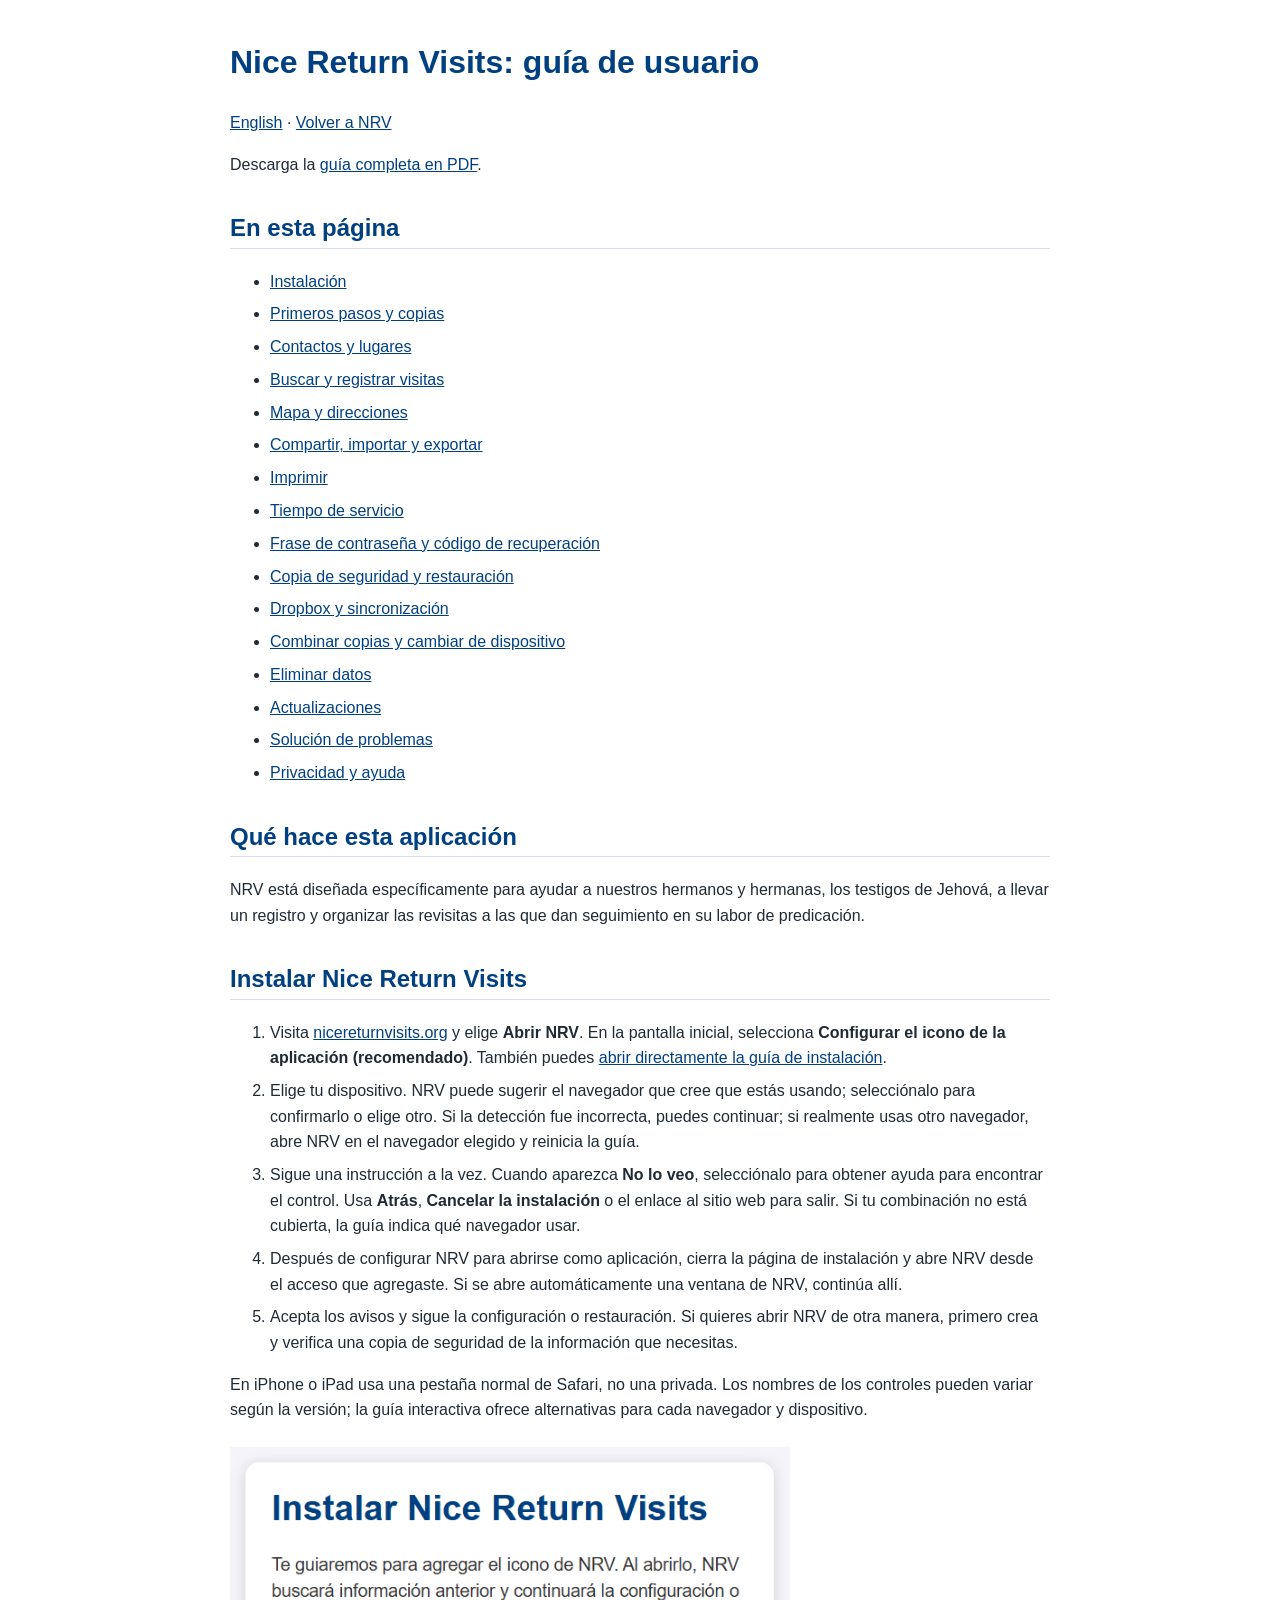
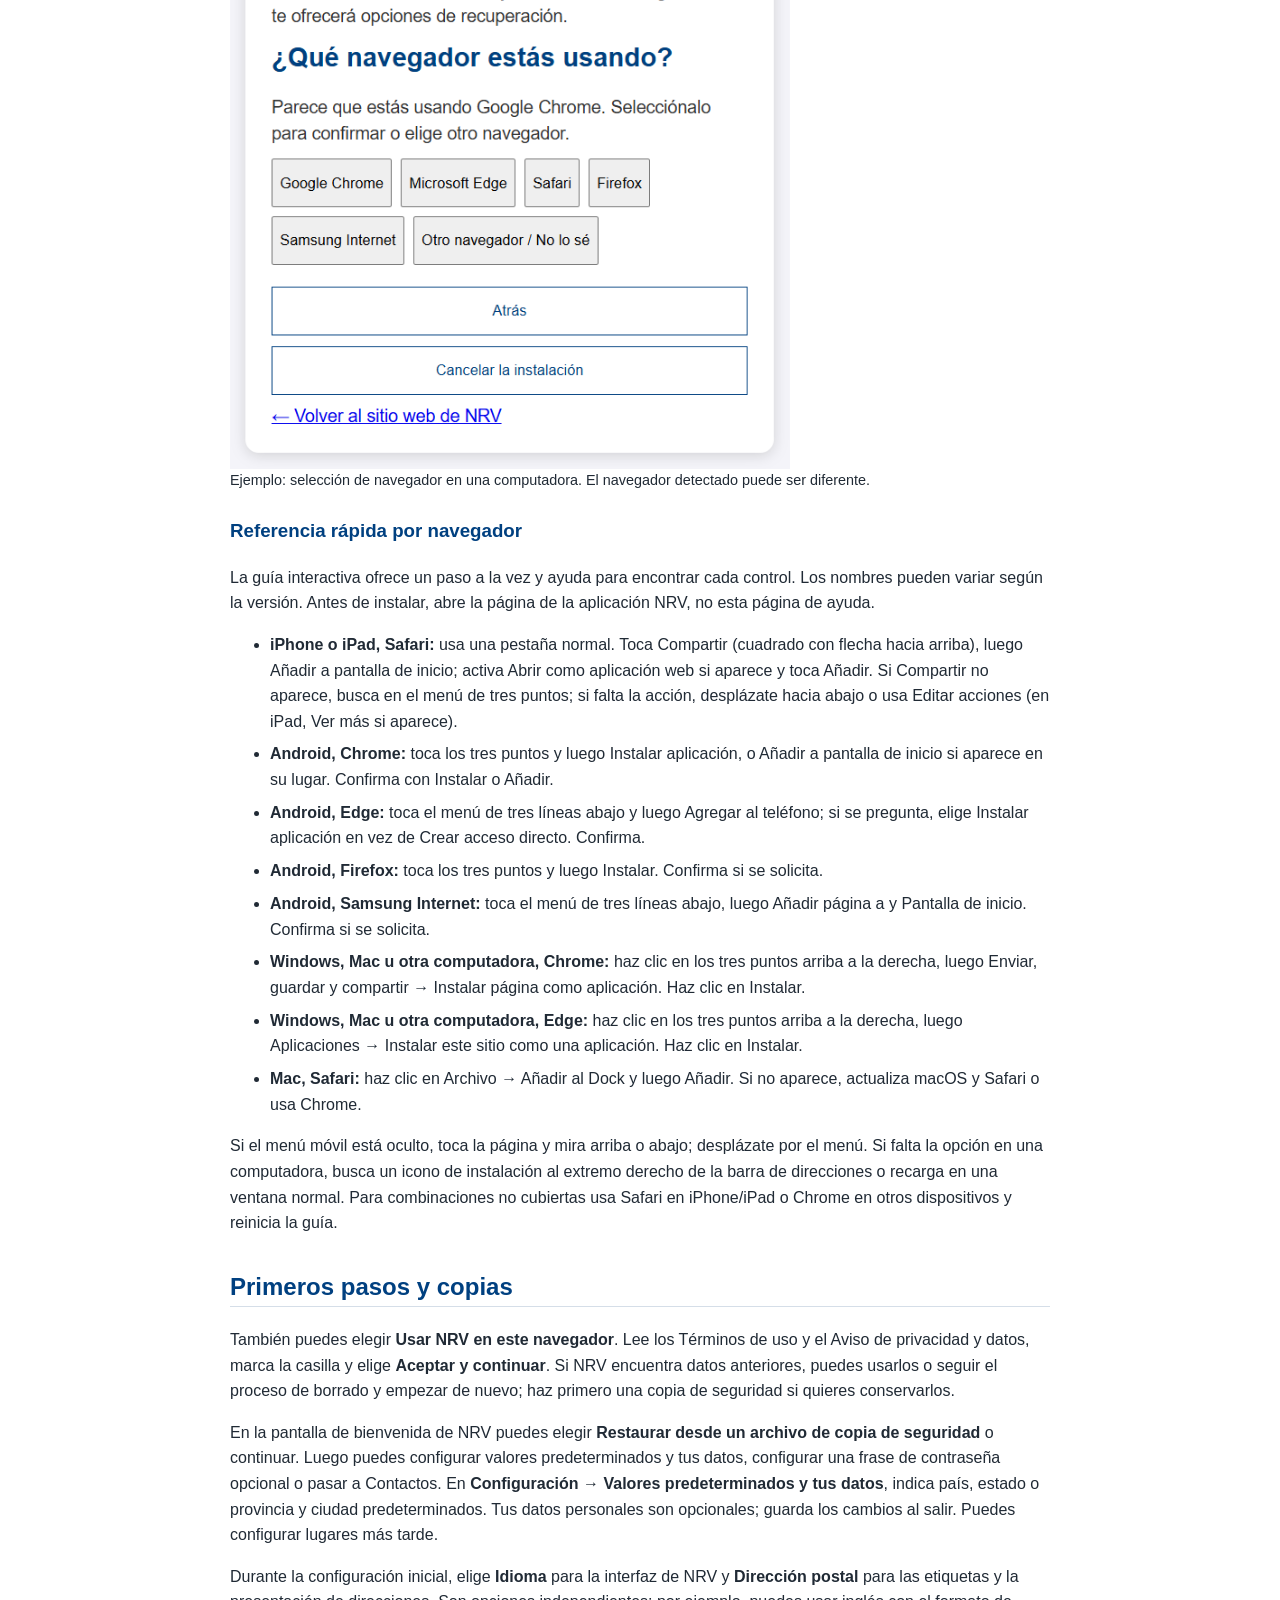
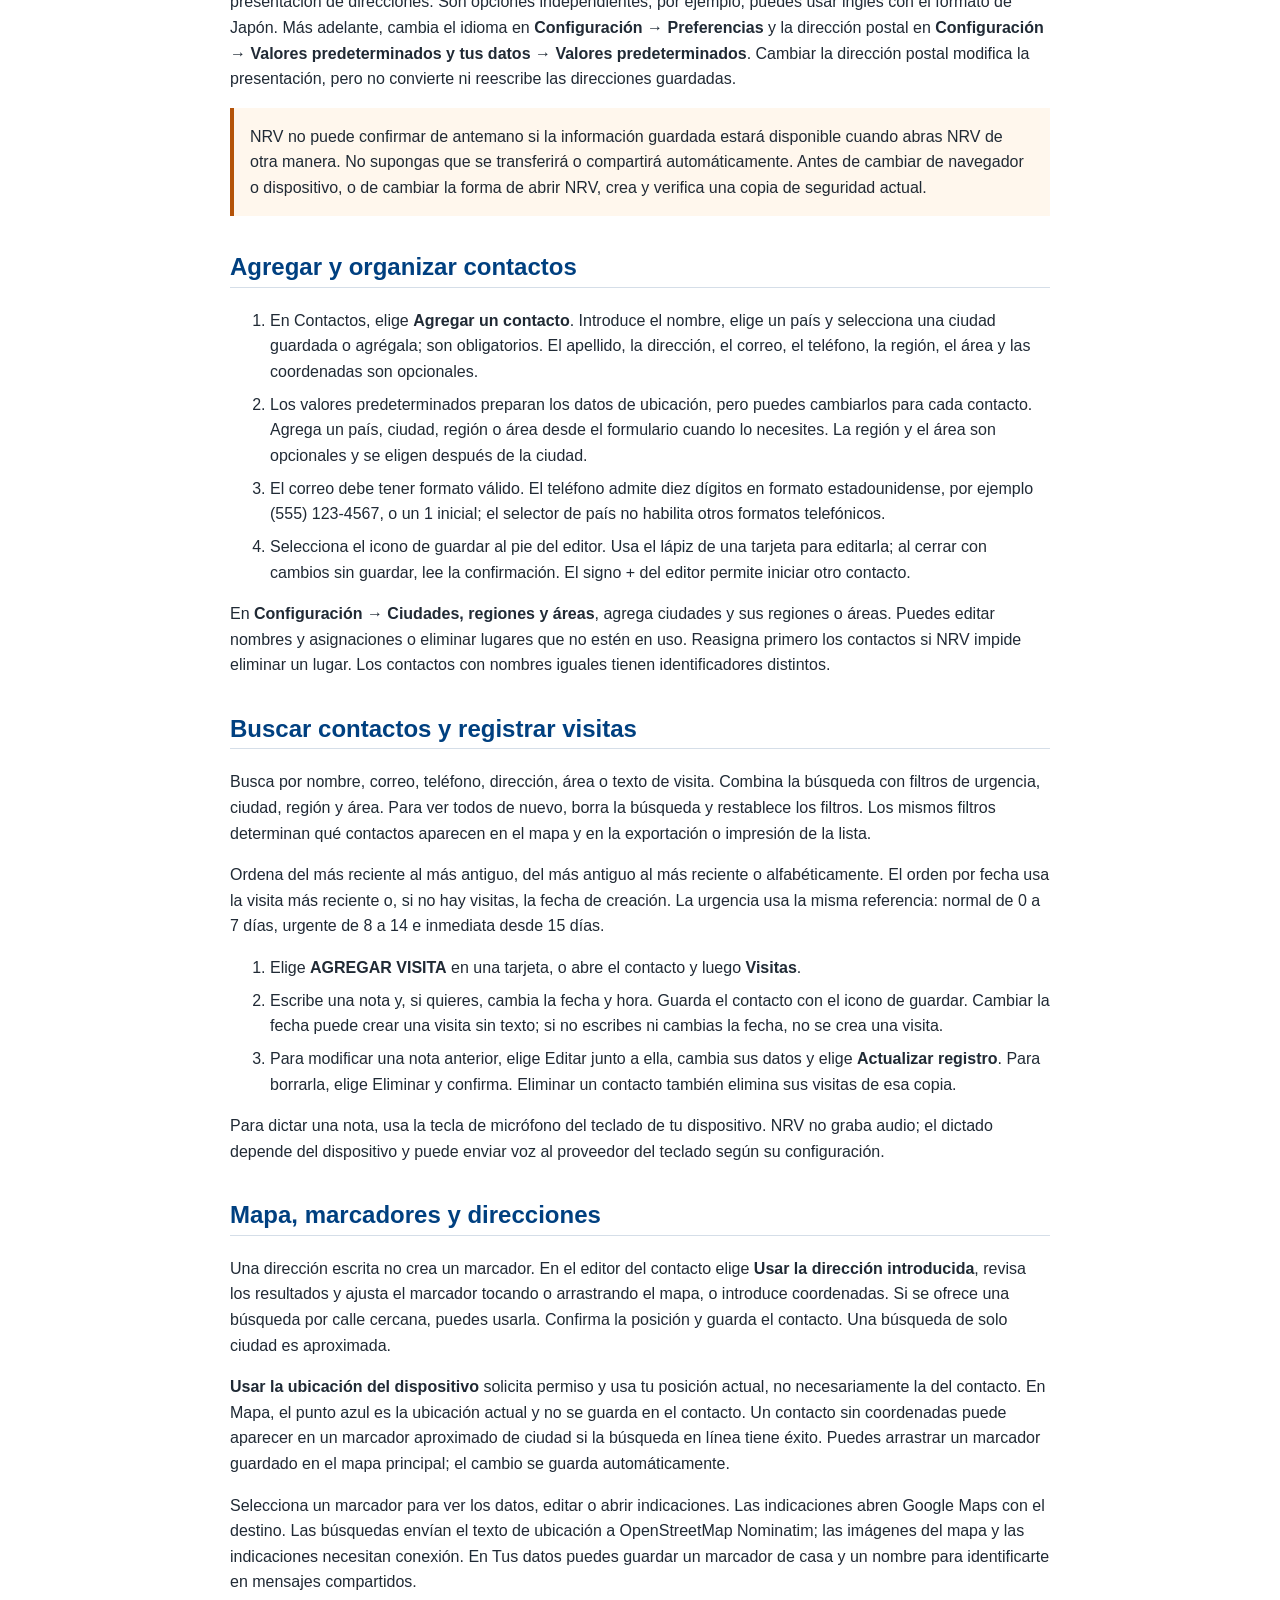
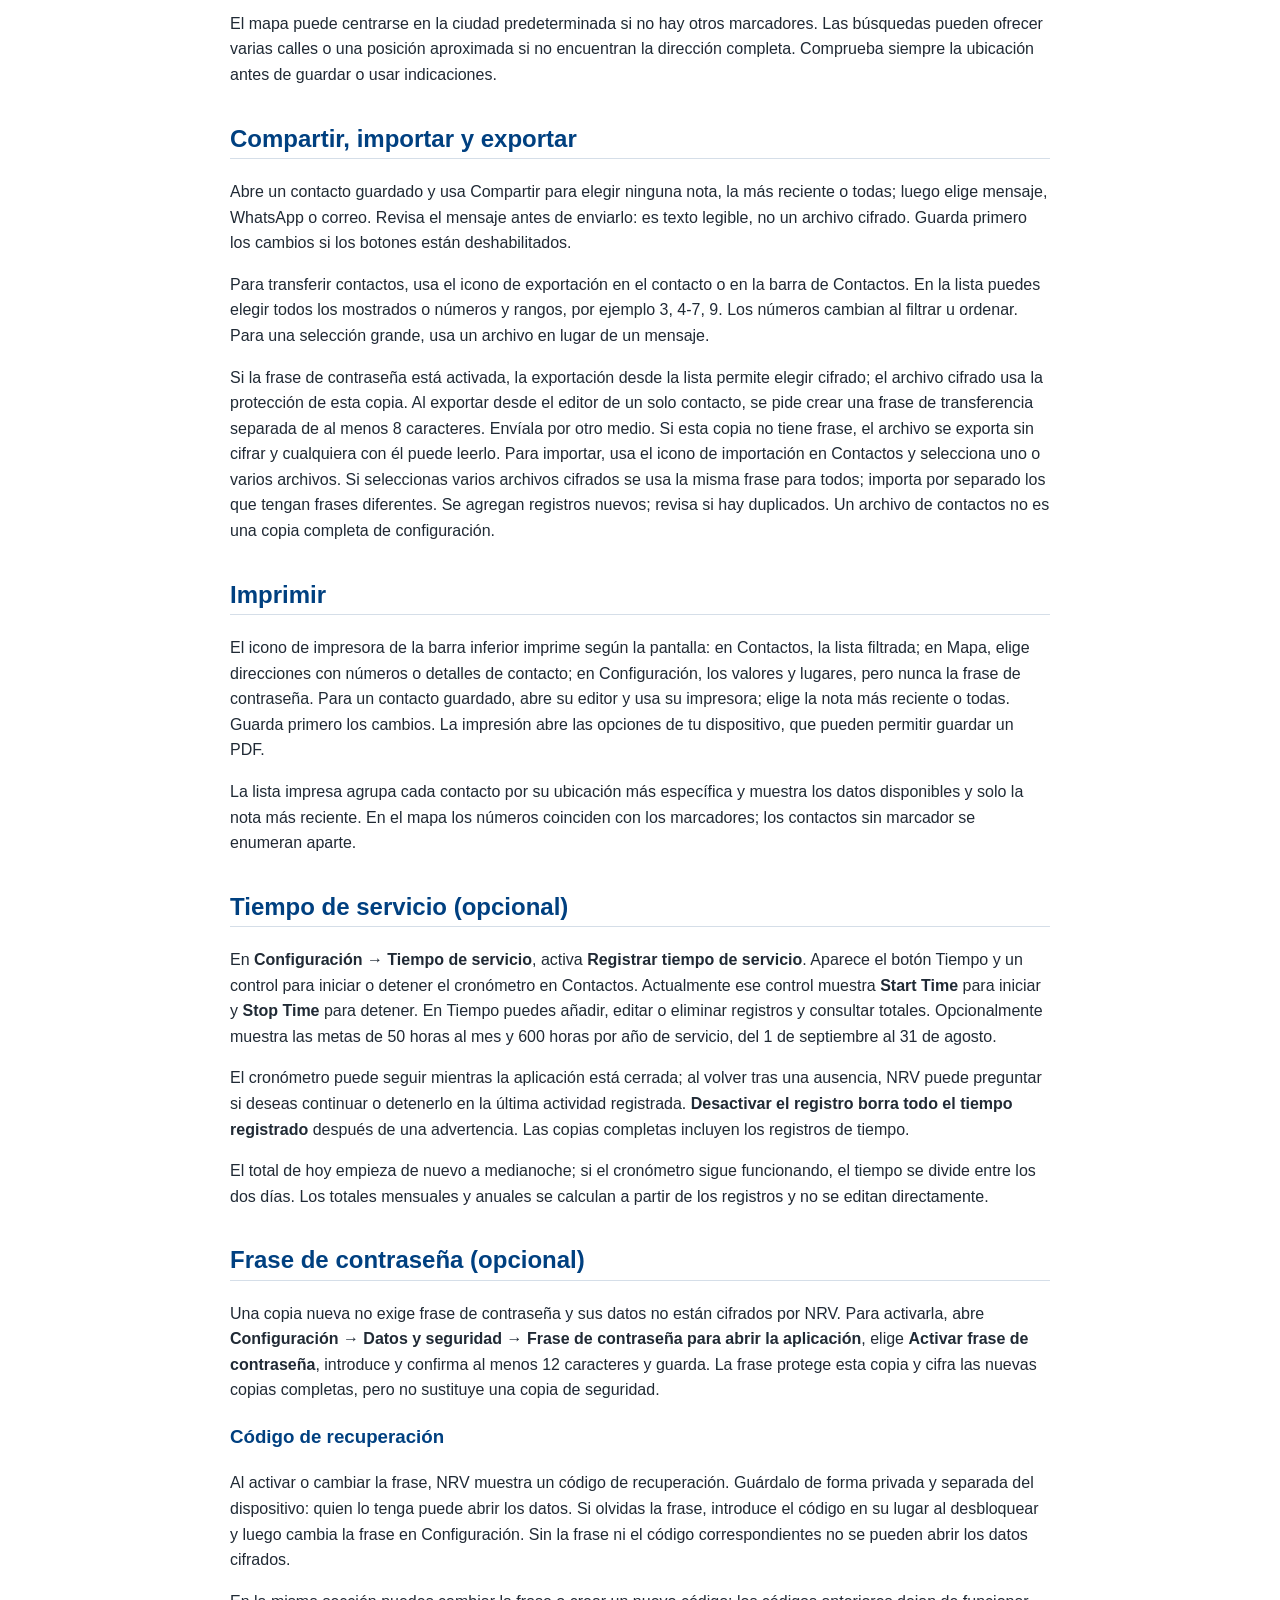
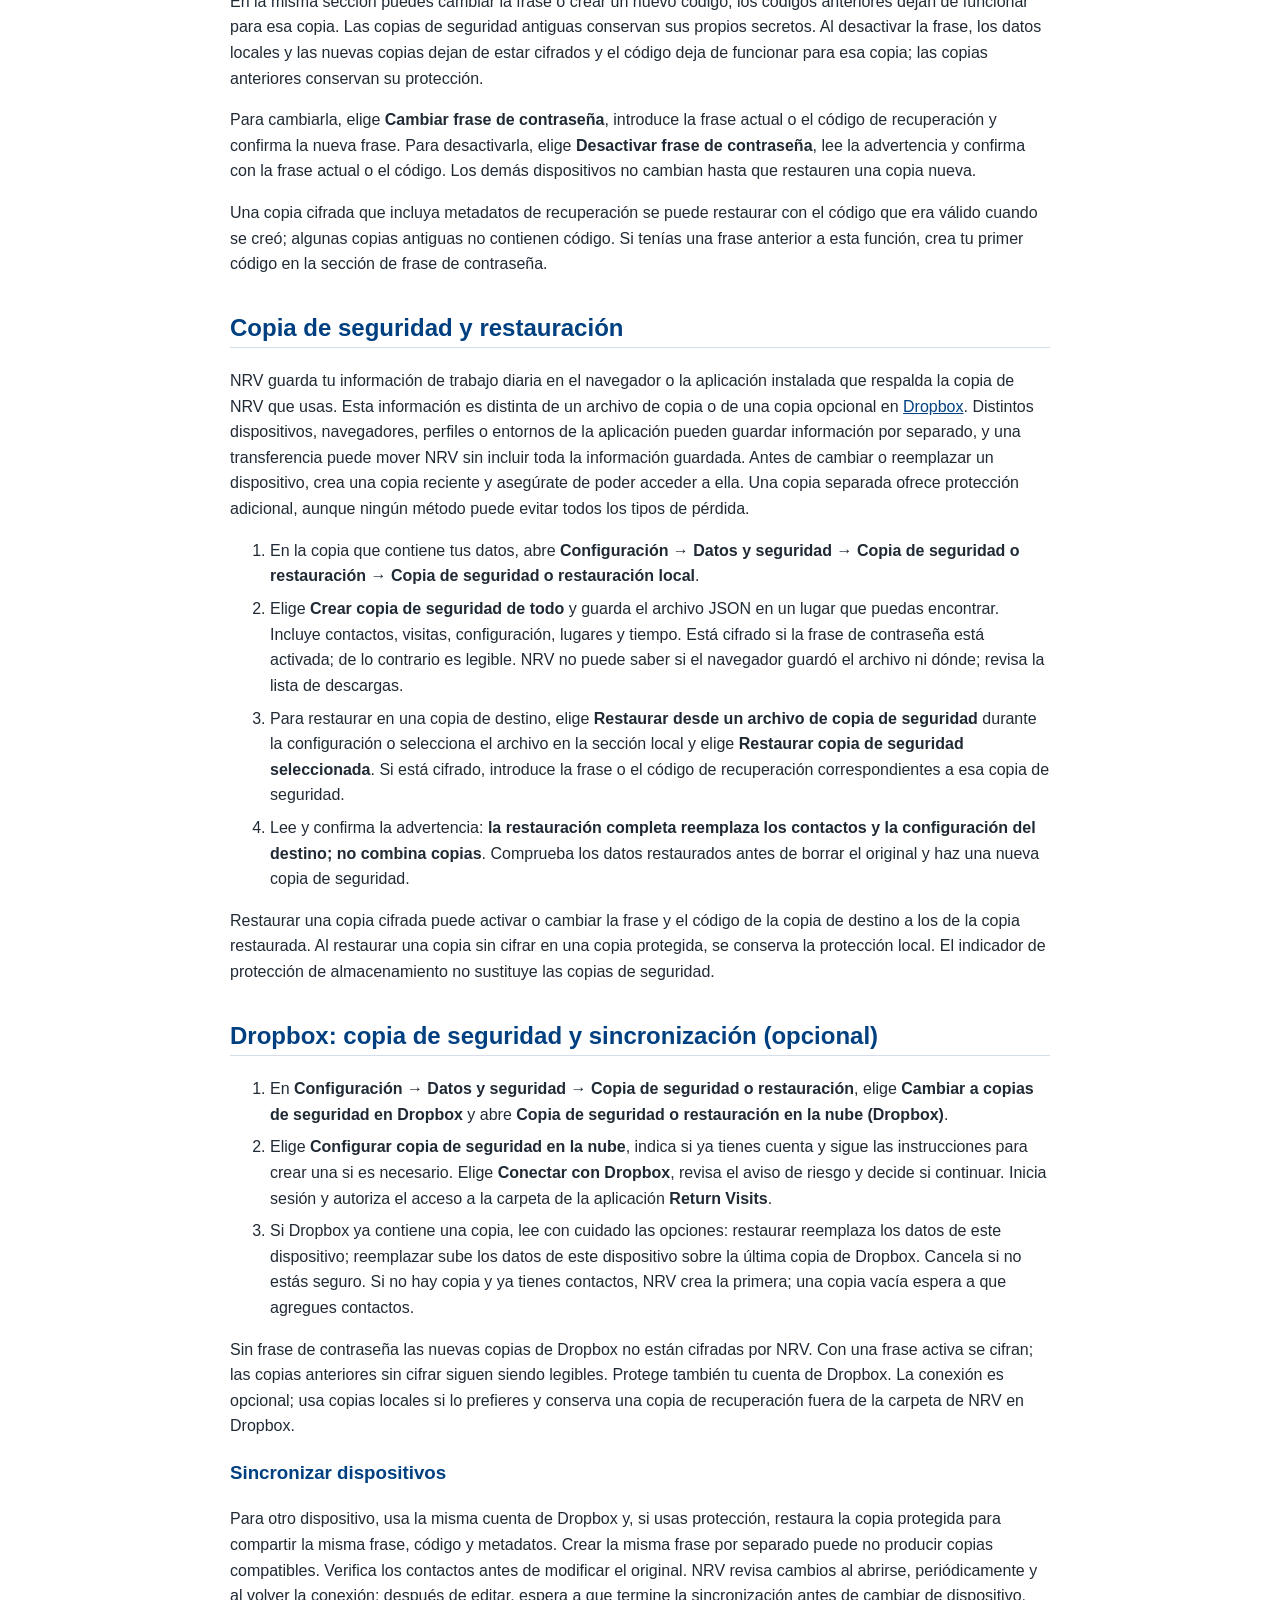
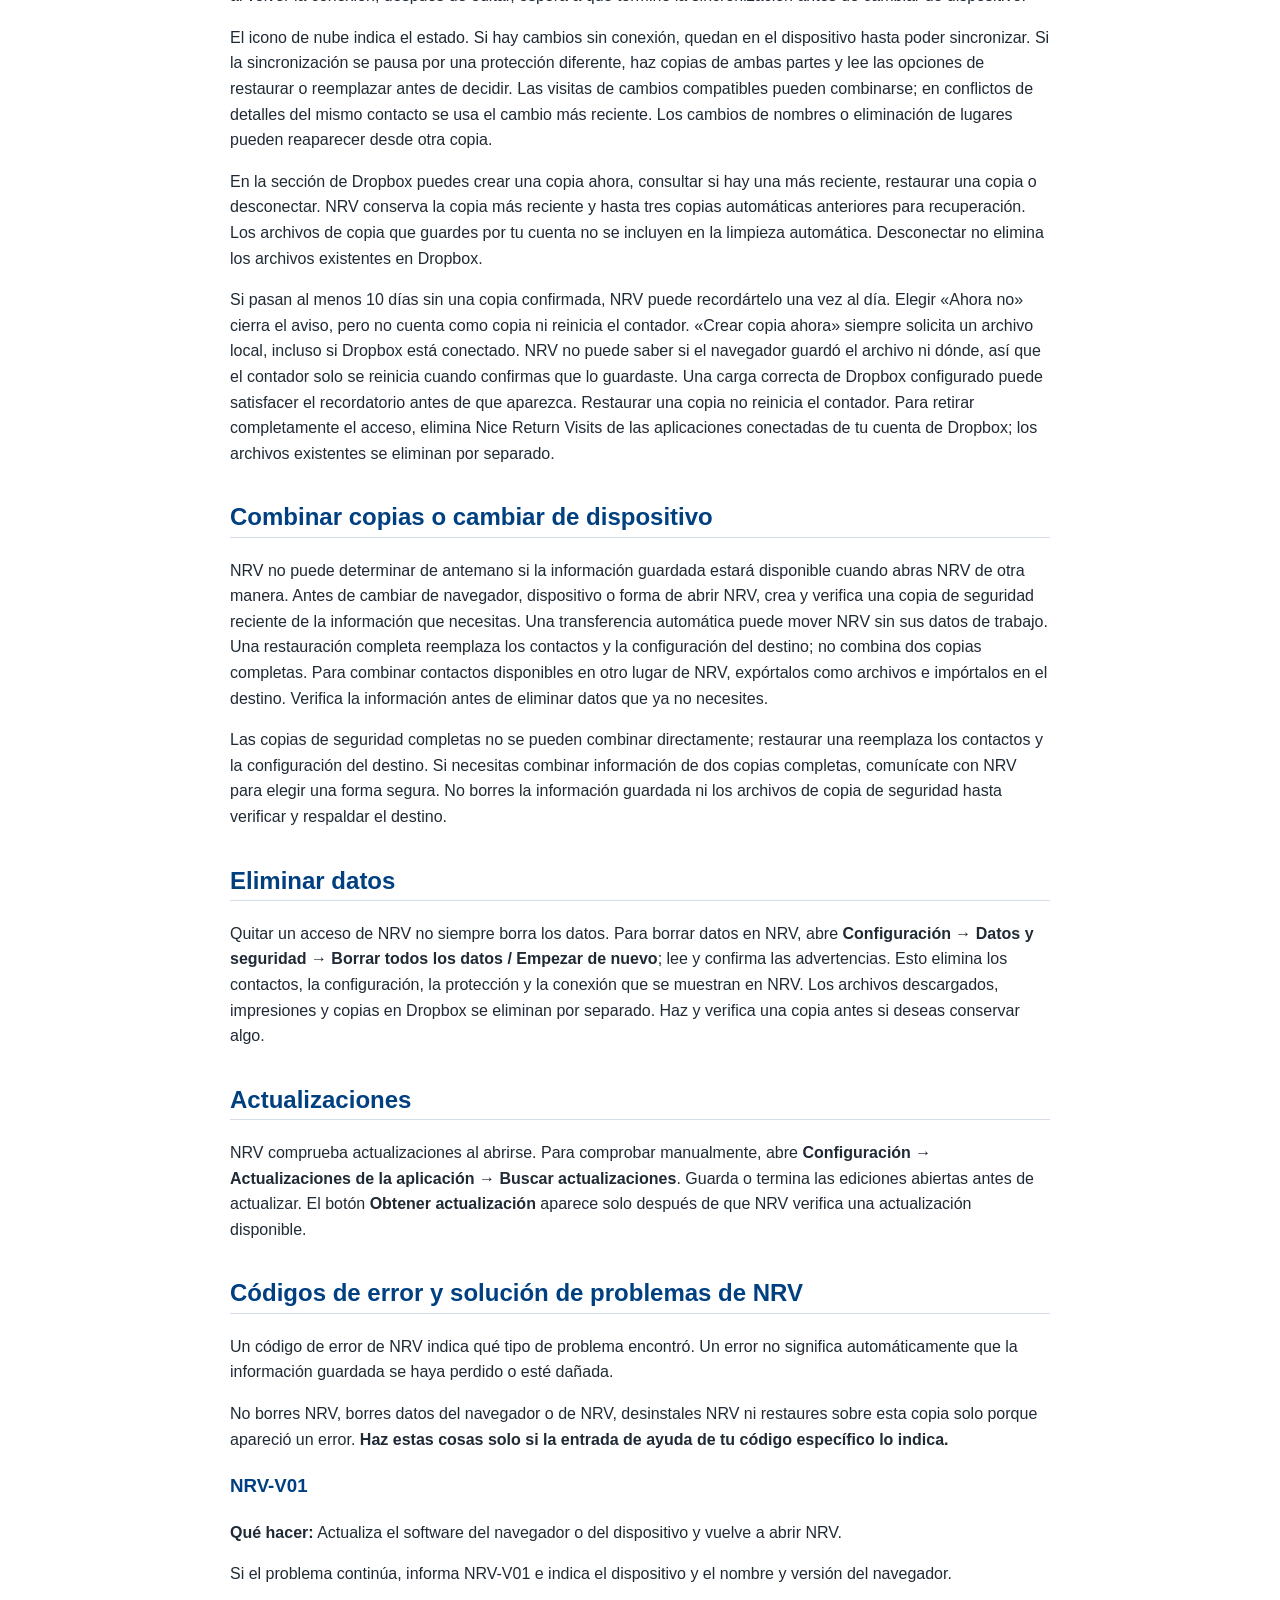
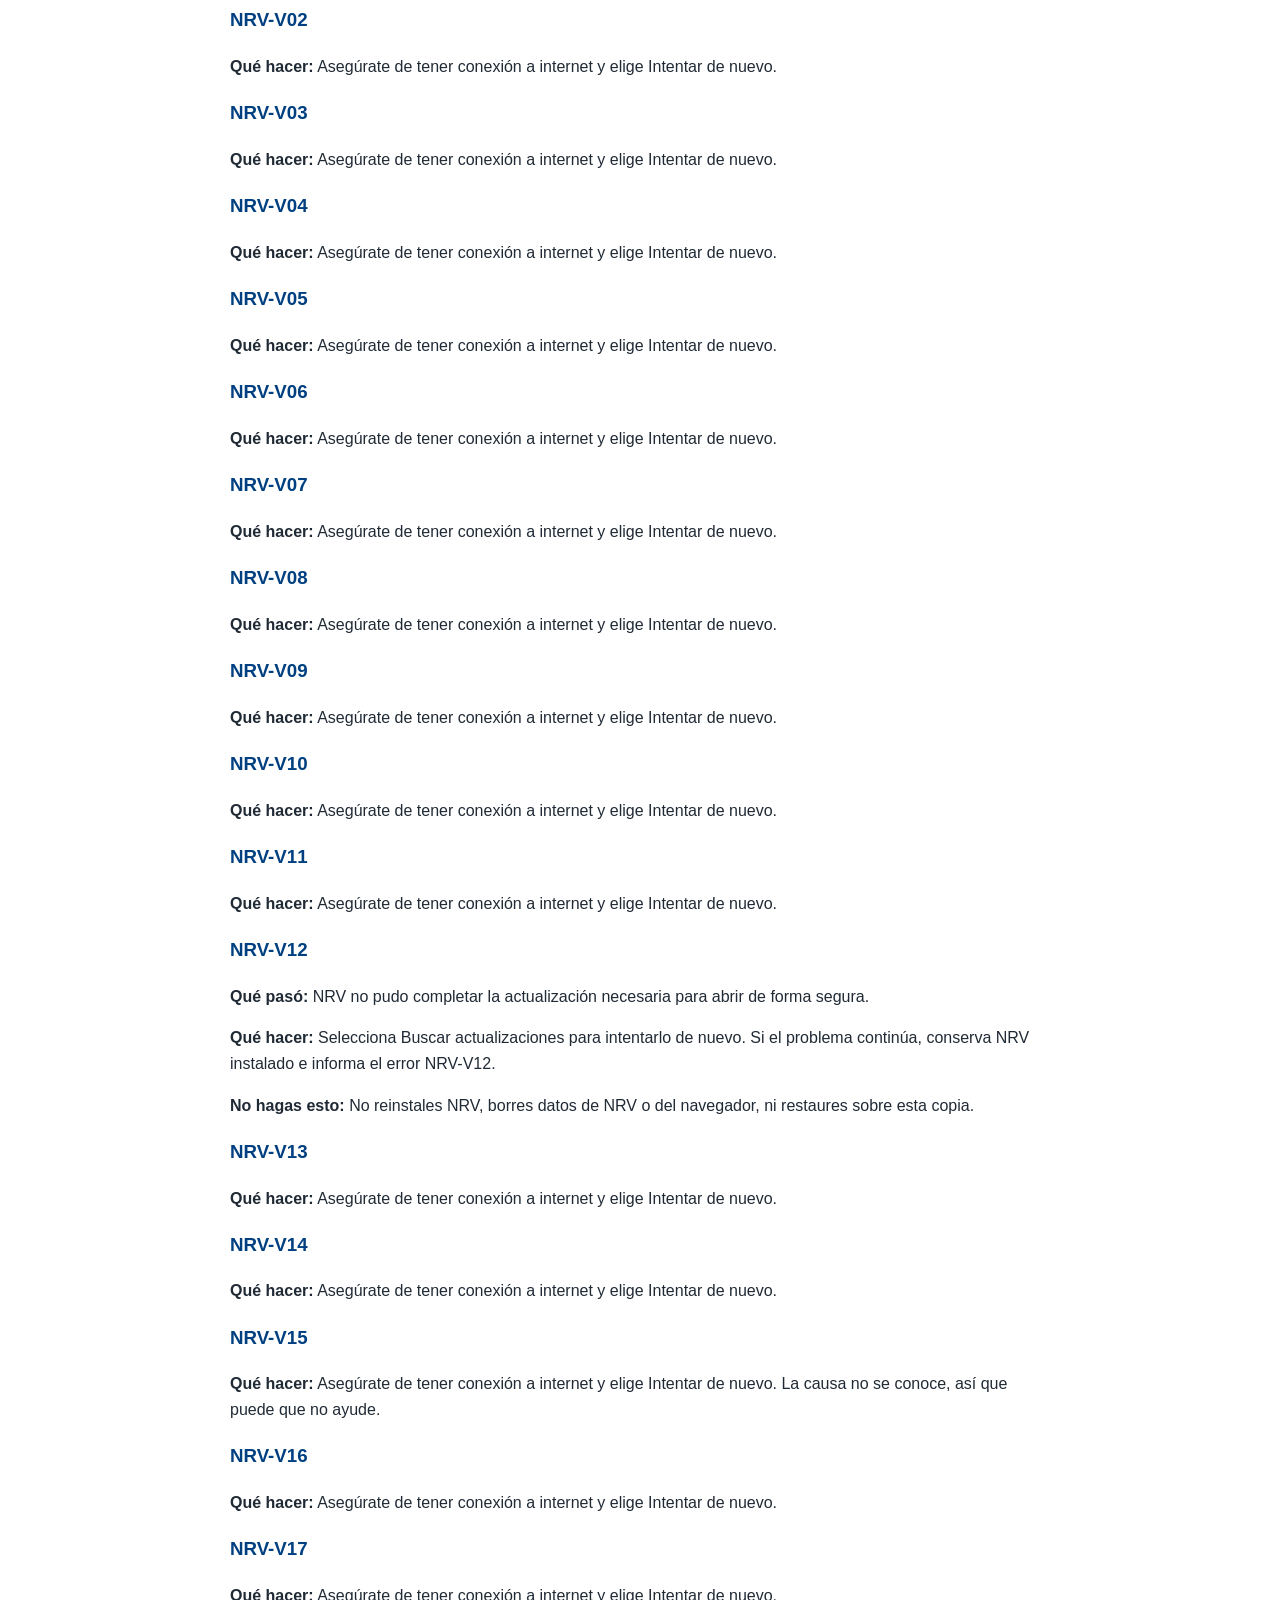
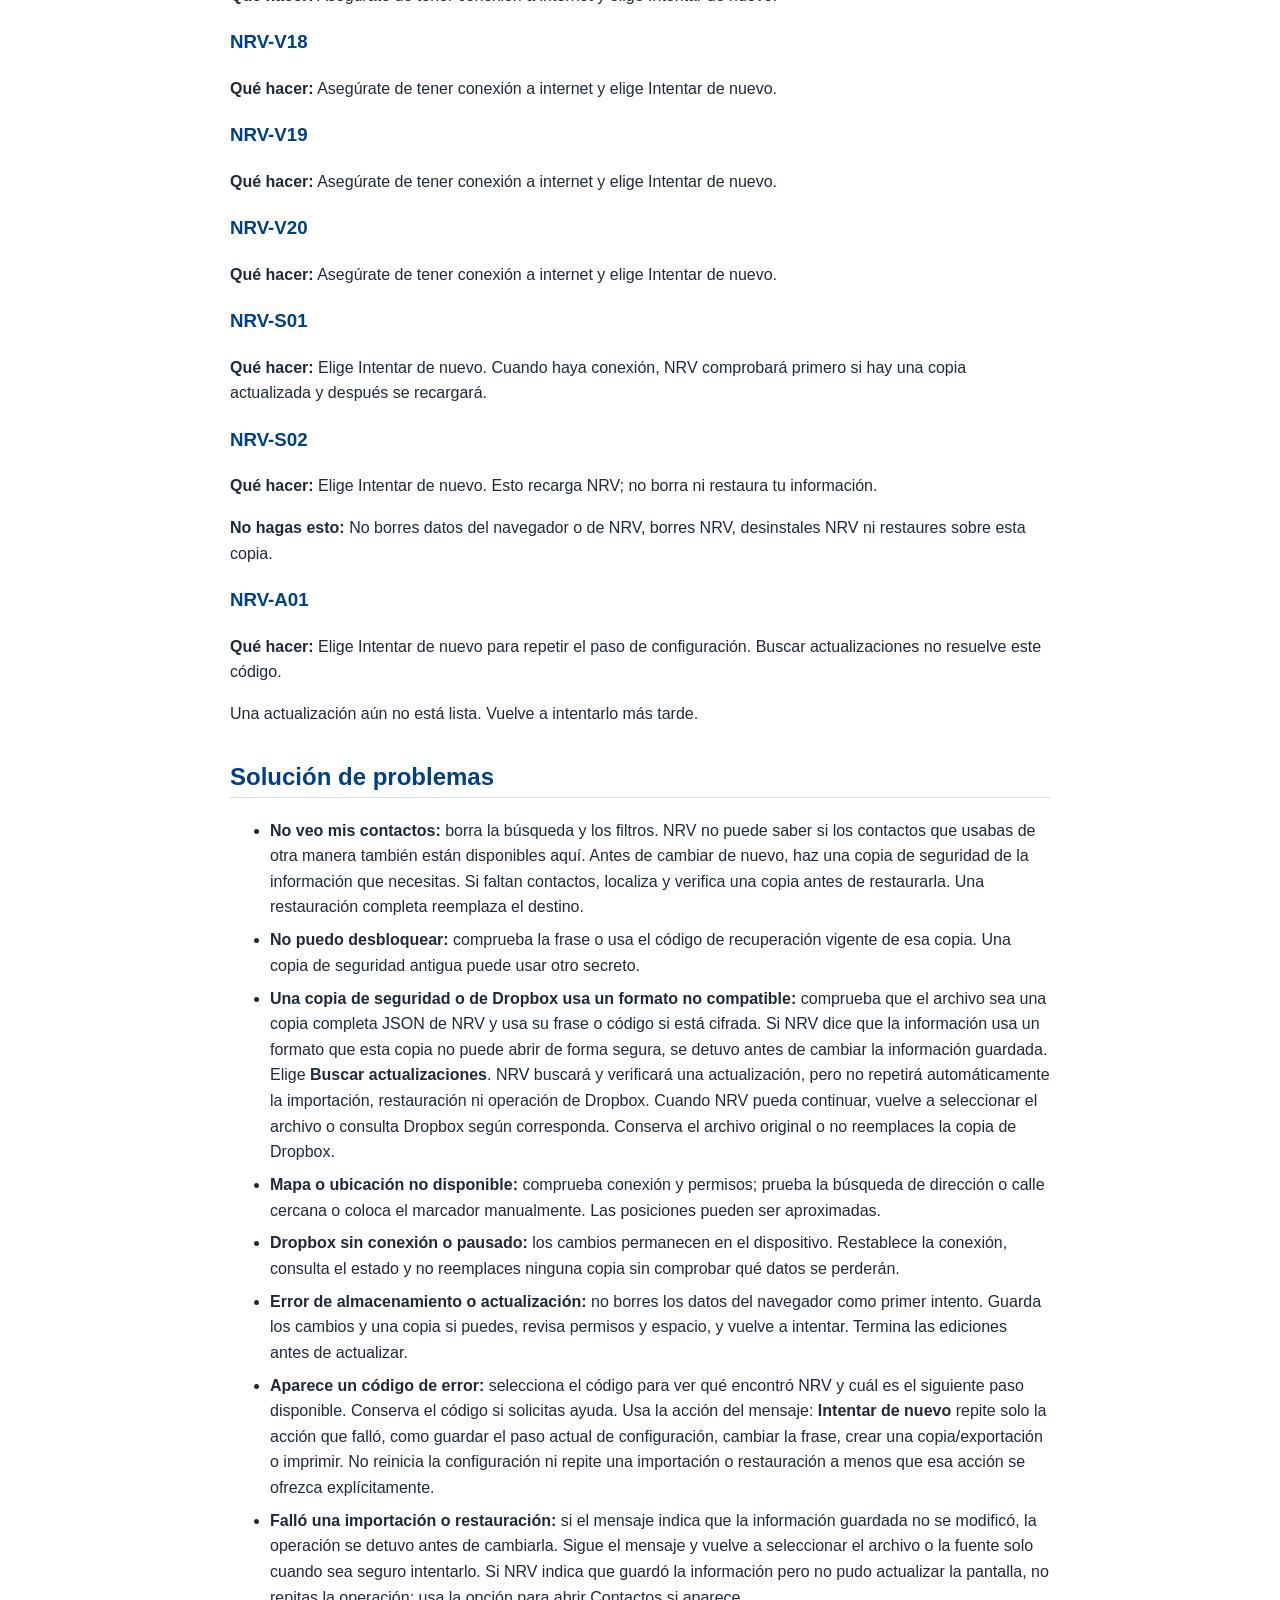
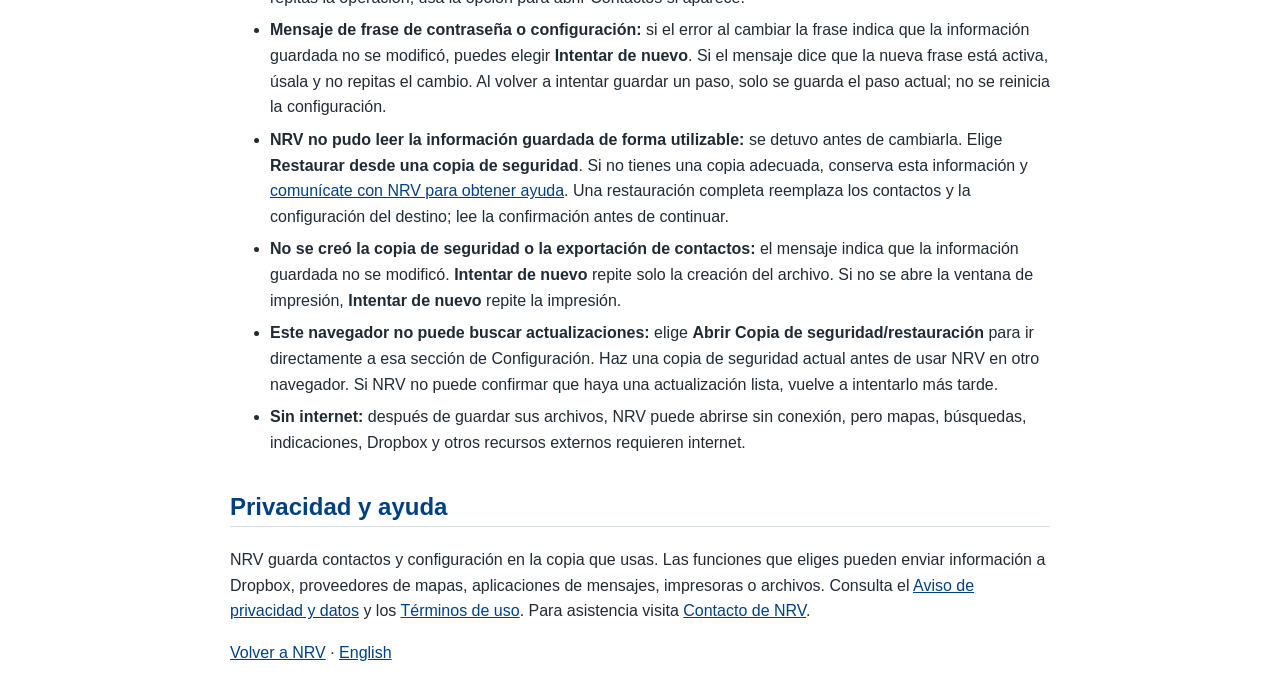
<file: help-es.html>
<!doctype html>
<html lang="es">
<head>
  <meta charset="utf-8">
  <meta name="viewport" content="width=device-width, initial-scale=1">
  <meta name="description" content="Referencia práctica de Nice Return Visits">
  <title>Nice Return Visits - Guía de usuario</title>
  <style>
    body { font: 16px/1.6 Arial, sans-serif; color: #202a35; margin: 0 auto; max-width: 820px; padding: 1rem; }
    h1, h2, h3 { color: #004080; }
    h2 { margin-top: 2rem; border-bottom: 1px solid #d5dee8; }
    a { color: #004080; }
    a:focus-visible { outline: 3px solid #d97706; outline-offset: 3px; }
    li + li { margin-top: .45rem; }
    .notice { padding: 1rem; border-left: 4px solid #b45309; background: #fff7ed; }
    .guide-figure { margin: 1.5rem 0; }
    .guide-figure img { display: block; width: min(100%, 560px); height: auto; }
    .guide-figure figcaption { font-size: .9rem; }
    @media print { body { margin: 0; padding: 0; } .screen-only { display: none; } a { color: inherit; } h2, h3 { break-after: avoid; } .guide-figure { break-inside: avoid; } }
  </style>
</head>
<body>
  <header>
    <h1>Nice Return Visits: guía de usuario</h1>
    <p class="screen-only"><a href="./help.html">English</a> · <a href="./">Volver a NRV</a></p>
    <p class="screen-only">Descarga la <a href="https://nicereturnvisits.org/assets/docs/NRV-Setup-User-Guide-es.pdf" download>guía completa en PDF</a>.</p>
  </header>
  <main>
    <nav aria-label="En esta página">
      <h2>En esta página</h2>
      <ul>
        <li><a href="#install-guide">Instalación</a></li>
        <li><a href="#first-setup">Primeros pasos y copias</a></li>
        <li><a href="#add-and-organize-contacts">Contactos y lugares</a></li>
        <li><a href="#find-contacts-and-record-visits">Buscar y registrar visitas</a></li>
        <li><a href="#map">Mapa y direcciones</a></li>
        <li><a href="#share">Compartir, importar y exportar</a></li>
        <li><a href="#print-contacts">Imprimir</a></li>
        <li><a href="#time-in-service">Tiempo de servicio</a></li>
        <li><a href="#passphrase-optional">Frase de contraseña y código de recuperación</a></li>
        <li><a href="#backup">Copia de seguridad y restauración</a></li>
        <li><a href="#cloud-backup">Dropbox y sincronización</a></li>
        <li><a href="#consolidate">Combinar copias y cambiar de dispositivo</a></li>
        <li><a href="#remove-data">Eliminar datos</a></li>
        <li><a href="#updates">Actualizaciones</a></li>
        <li><a href="#troubleshooting">Solución de problemas</a></li>
        <li><a href="#privacy">Privacidad y ayuda</a></li>
      </ul>
    </nav>

    <h2 id="what-this-app-does">Qué hace esta aplicación</h2>
    <p>NRV está diseñada específicamente para ayudar a nuestros hermanos y hermanas, los testigos de Jehová, a llevar un registro y organizar las revisitas a las que dan seguimiento en su labor de predicación.</p>

    <h2 id="install-guide">Instalar Nice Return Visits</h2>
    <ol>
      <li>Visita <a href="https://nicereturnvisits.org/es/">nicereturnvisits.org</a> y elige <strong>Abrir NRV</strong>. En la pantalla inicial, selecciona <strong>Configurar el icono de la aplicación (recomendado)</strong>. También puedes <a href="./index.html?lang=es&amp;install=1">abrir directamente la guía de instalación</a>.</li>
      <li>Elige tu dispositivo. NRV puede sugerir el navegador que cree que estás usando; selecciónalo para confirmarlo o elige otro. Si la detección fue incorrecta, puedes continuar; si realmente usas otro navegador, abre NRV en el navegador elegido y reinicia la guía.</li>
      <li>Sigue una instrucción a la vez. Cuando aparezca <strong>No lo veo</strong>, selecciónalo para obtener ayuda para encontrar el control. Usa <strong>Atrás</strong>, <strong>Cancelar la instalación</strong> o el enlace al sitio web para salir. Si tu combinación no está cubierta, la guía indica qué navegador usar.</li>
      <li>Después de configurar NRV para abrirse como aplicación, cierra la página de instalación y abre NRV desde el acceso que agregaste. Si se abre automáticamente una ventana de NRV, continúa allí.</li>
      <li>Acepta los avisos y sigue la configuración o restauración. Si quieres abrir NRV de otra manera, primero crea y verifica una copia de seguridad de la información que necesitas.</li>
    </ol>
    <p>En iPhone o iPad usa una pestaña normal de Safari, no una privada. Los nombres de los controles pueden variar según la versión; la guía interactiva ofrece alternativas para cada navegador y dispositivo.</p>
    <figure class="guide-figure">
      <img src="./docs/install-browser-es.png" alt="La guía de instalación pregunta qué navegador usas y permite confirmar el detectado o elegir otro.">
      <figcaption>Ejemplo: selección de navegador en una computadora. El navegador detectado puede ser diferente.</figcaption>
    </figure>
    <h3>Referencia rápida por navegador</h3>
    <p>La guía interactiva ofrece un paso a la vez y ayuda para encontrar cada control. Los nombres pueden variar según la versión. Antes de instalar, abre la página de la aplicación NRV, no esta página de ayuda.</p>
    <ul>
      <li><strong>iPhone o iPad, Safari:</strong> usa una pestaña normal. Toca Compartir (cuadrado con flecha hacia arriba), luego Añadir a pantalla de inicio; activa Abrir como aplicación web si aparece y toca Añadir. Si Compartir no aparece, busca en el menú de tres puntos; si falta la acción, desplázate hacia abajo o usa Editar acciones (en iPad, Ver más si aparece).</li>
      <li><strong>Android, Chrome:</strong> toca los tres puntos y luego Instalar aplicación, o Añadir a pantalla de inicio si aparece en su lugar. Confirma con Instalar o Añadir.</li>
      <li><strong>Android, Edge:</strong> toca el menú de tres líneas abajo y luego Agregar al teléfono; si se pregunta, elige Instalar aplicación en vez de Crear acceso directo. Confirma.</li>
      <li><strong>Android, Firefox:</strong> toca los tres puntos y luego Instalar. Confirma si se solicita.</li>
      <li><strong>Android, Samsung Internet:</strong> toca el menú de tres líneas abajo, luego Añadir página a y Pantalla de inicio. Confirma si se solicita.</li>
      <li><strong>Windows, Mac u otra computadora, Chrome:</strong> haz clic en los tres puntos arriba a la derecha, luego Enviar, guardar y compartir → Instalar página como aplicación. Haz clic en Instalar.</li>
      <li><strong>Windows, Mac u otra computadora, Edge:</strong> haz clic en los tres puntos arriba a la derecha, luego Aplicaciones → Instalar este sitio como una aplicación. Haz clic en Instalar.</li>
      <li><strong>Mac, Safari:</strong> haz clic en Archivo → Añadir al Dock y luego Añadir. Si no aparece, actualiza macOS y Safari o usa Chrome.</li>
    </ul>
    <p>Si el menú móvil está oculto, toca la página y mira arriba o abajo; desplázate por el menú. Si falta la opción en una computadora, busca un icono de instalación al extremo derecho de la barra de direcciones o recarga en una ventana normal. Para combinaciones no cubiertas usa Safari en iPhone/iPad o Chrome en otros dispositivos y reinicia la guía.</p>

    <h2 id="first-setup">Primeros pasos y copias</h2>
    <p>También puedes elegir <strong>Usar NRV en este navegador</strong>. Lee los Términos de uso y el Aviso de privacidad y datos, marca la casilla y elige <strong>Aceptar y continuar</strong>. Si NRV encuentra datos anteriores, puedes usarlos o seguir el proceso de borrado y empezar de nuevo; haz primero una copia de seguridad si quieres conservarlos.</p>
    <p>En la pantalla de bienvenida de NRV puedes elegir <strong>Restaurar desde un archivo de copia de seguridad</strong> o continuar. Luego puedes configurar valores predeterminados y tus datos, configurar una frase de contraseña opcional o pasar a Contactos. En <strong>Configuración → Valores predeterminados y tus datos</strong>, indica país, estado o provincia y ciudad predeterminados. Tus datos personales son opcionales; guarda los cambios al salir. Puedes configurar lugares más tarde.</p>
    <p>Durante la configuración inicial, elige <strong>Idioma</strong> para la interfaz de NRV y <strong>Dirección postal</strong> para las etiquetas y la presentación de direcciones. Son opciones independientes; por ejemplo, puedes usar inglés con el formato de Japón. Más adelante, cambia el idioma en <strong>Configuración → Preferencias</strong> y la dirección postal en <strong>Configuración → Valores predeterminados y tus datos → Valores predeterminados</strong>. Cambiar la dirección postal modifica la presentación, pero no convierte ni reescribe las direcciones guardadas.</p>
    <p class="notice">NRV no puede confirmar de antemano si la información guardada estará disponible cuando abras NRV de otra manera. No supongas que se transferirá o compartirá automáticamente. Antes de cambiar de navegador o dispositivo, o de cambiar la forma de abrir NRV, crea y verifica una copia de seguridad actual.</p>

    <h2 id="add-and-organize-contacts">Agregar y organizar contactos</h2>
    <ol>
      <li>En Contactos, elige <strong>Agregar un contacto</strong>. Introduce el nombre, elige un país y selecciona una ciudad guardada o agrégala; son obligatorios. El apellido, la dirección, el correo, el teléfono, la región, el área y las coordenadas son opcionales.</li>
      <li>Los valores predeterminados preparan los datos de ubicación, pero puedes cambiarlos para cada contacto. Agrega un país, ciudad, región o área desde el formulario cuando lo necesites. La región y el área son opcionales y se eligen después de la ciudad.</li>
      <li>El correo debe tener formato válido. El teléfono admite diez dígitos en formato estadounidense, por ejemplo (555) 123-4567, o un 1 inicial; el selector de país no habilita otros formatos telefónicos.</li>
      <li>Selecciona el icono de guardar al pie del editor. Usa el lápiz de una tarjeta para editarla; al cerrar con cambios sin guardar, lee la confirmación. El signo + del editor permite iniciar otro contacto.</li>
    </ol>
    <p>En <strong>Configuración → Ciudades, regiones y áreas</strong>, agrega ciudades y sus regiones o áreas. Puedes editar nombres y asignaciones o eliminar lugares que no estén en uso. Reasigna primero los contactos si NRV impide eliminar un lugar. Los contactos con nombres iguales tienen identificadores distintos.</p>

    <h2 id="find-contacts-and-record-visits">Buscar contactos y registrar visitas</h2>
    <p>Busca por nombre, correo, teléfono, dirección, área o texto de visita. Combina la búsqueda con filtros de urgencia, ciudad, región y área. Para ver todos de nuevo, borra la búsqueda y restablece los filtros. Los mismos filtros determinan qué contactos aparecen en el mapa y en la exportación o impresión de la lista.</p>
    <p>Ordena del más reciente al más antiguo, del más antiguo al más reciente o alfabéticamente. El orden por fecha usa la visita más reciente o, si no hay visitas, la fecha de creación. La urgencia usa la misma referencia: normal de 0 a 7 días, urgente de 8 a 14 e inmediata desde 15 días.</p>
    <ol>
      <li>Elige <strong>AGREGAR VISITA</strong> en una tarjeta, o abre el contacto y luego <strong>Visitas</strong>.</li>
      <li>Escribe una nota y, si quieres, cambia la fecha y hora. Guarda el contacto con el icono de guardar. Cambiar la fecha puede crear una visita sin texto; si no escribes ni cambias la fecha, no se crea una visita.</li>
      <li>Para modificar una nota anterior, elige Editar junto a ella, cambia sus datos y elige <strong>Actualizar registro</strong>. Para borrarla, elige Eliminar y confirma. Eliminar un contacto también elimina sus visitas de esa copia.</li>
    </ol>
    <p>Para dictar una nota, usa la tecla de micrófono del teclado de tu dispositivo. NRV no graba audio; el dictado depende del dispositivo y puede enviar voz al proveedor del teclado según su configuración.</p>

    <h2 id="map">Mapa, marcadores y direcciones</h2>
    <p>Una dirección escrita no crea un marcador. En el editor del contacto elige <strong>Usar la dirección introducida</strong>, revisa los resultados y ajusta el marcador tocando o arrastrando el mapa, o introduce coordenadas. Si se ofrece una búsqueda por calle cercana, puedes usarla. Confirma la posición y guarda el contacto. Una búsqueda de solo ciudad es aproximada.</p>
    <p><strong>Usar la ubicación del dispositivo</strong> solicita permiso y usa tu posición actual, no necesariamente la del contacto. En Mapa, el punto azul es la ubicación actual y no se guarda en el contacto. Un contacto sin coordenadas puede aparecer en un marcador aproximado de ciudad si la búsqueda en línea tiene éxito. Puedes arrastrar un marcador guardado en el mapa principal; el cambio se guarda automáticamente.</p>
    <p>Selecciona un marcador para ver los datos, editar o abrir indicaciones. Las indicaciones abren Google Maps con el destino. Las búsquedas envían el texto de ubicación a OpenStreetMap Nominatim; las imágenes del mapa y las indicaciones necesitan conexión. En Tus datos puedes guardar un marcador de casa y un nombre para identificarte en mensajes compartidos.</p>
    <p>El mapa puede centrarse en la ciudad predeterminada si no hay otros marcadores. Las búsquedas pueden ofrecer varias calles o una posición aproximada si no encuentran la dirección completa. Comprueba siempre la ubicación antes de guardar o usar indicaciones.</p>

    <h2 id="share">Compartir, importar y exportar</h2>
    <p>Abre un contacto guardado y usa Compartir para elegir ninguna nota, la más reciente o todas; luego elige mensaje, WhatsApp o correo. Revisa el mensaje antes de enviarlo: es texto legible, no un archivo cifrado. Guarda primero los cambios si los botones están deshabilitados.</p>
    <p>Para transferir contactos, usa el icono de exportación en el contacto o en la barra de Contactos. En la lista puedes elegir todos los mostrados o números y rangos, por ejemplo 3, 4-7, 9. Los números cambian al filtrar u ordenar. Para una selección grande, usa un archivo en lugar de un mensaje.</p>
    <p>Si la frase de contraseña está activada, la exportación desde la lista permite elegir cifrado; el archivo cifrado usa la protección de esta copia. Al exportar desde el editor de un solo contacto, se pide crear una frase de transferencia separada de al menos 8 caracteres. Envíala por otro medio. Si esta copia no tiene frase, el archivo se exporta sin cifrar y cualquiera con él puede leerlo. Para importar, usa el icono de importación en Contactos y selecciona uno o varios archivos. Si seleccionas varios archivos cifrados se usa la misma frase para todos; importa por separado los que tengan frases diferentes. Se agregan registros nuevos; revisa si hay duplicados. Un archivo de contactos no es una copia completa de configuración.</p>

    <h2 id="print-contacts">Imprimir</h2>
    <p>El icono de impresora de la barra inferior imprime según la pantalla: en Contactos, la lista filtrada; en Mapa, elige direcciones con números o detalles de contacto; en Configuración, los valores y lugares, pero nunca la frase de contraseña. Para un contacto guardado, abre su editor y usa su impresora; elige la nota más reciente o todas. Guarda primero los cambios. La impresión abre las opciones de tu dispositivo, que pueden permitir guardar un PDF.</p>
    <p>La lista impresa agrupa cada contacto por su ubicación más específica y muestra los datos disponibles y solo la nota más reciente. En el mapa los números coinciden con los marcadores; los contactos sin marcador se enumeran aparte.</p>

    <h2 id="time-in-service">Tiempo de servicio (opcional)</h2>
    <p>En <strong>Configuración → Tiempo de servicio</strong>, activa <strong>Registrar tiempo de servicio</strong>. Aparece el botón Tiempo y un control para iniciar o detener el cronómetro en Contactos. Actualmente ese control muestra <strong>Start Time</strong> para iniciar y <strong>Stop Time</strong> para detener. En Tiempo puedes añadir, editar o eliminar registros y consultar totales. Opcionalmente muestra las metas de 50 horas al mes y 600 horas por año de servicio, del 1 de septiembre al 31 de agosto.</p>
    <p>El cronómetro puede seguir mientras la aplicación está cerrada; al volver tras una ausencia, NRV puede preguntar si deseas continuar o detenerlo en la última actividad registrada. <strong>Desactivar el registro borra todo el tiempo registrado</strong> después de una advertencia. Las copias completas incluyen los registros de tiempo.</p>
    <p>El total de hoy empieza de nuevo a medianoche; si el cronómetro sigue funcionando, el tiempo se divide entre los dos días. Los totales mensuales y anuales se calculan a partir de los registros y no se editan directamente.</p>

    <h2 id="passphrase-optional">Frase de contraseña (opcional)</h2>
    <p>Una copia nueva no exige frase de contraseña y sus datos no están cifrados por NRV. Para activarla, abre <strong>Configuración → Datos y seguridad → Frase de contraseña para abrir la aplicación</strong>, elige <strong>Activar frase de contraseña</strong>, introduce y confirma al menos 12 caracteres y guarda. La frase protege esta copia y cifra las nuevas copias completas, pero no sustituye una copia de seguridad.</p>
    <h3 id="recovery-code">Código de recuperación</h3>
    <p>Al activar o cambiar la frase, NRV muestra un código de recuperación. Guárdalo de forma privada y separada del dispositivo: quien lo tenga puede abrir los datos. Si olvidas la frase, introduce el código en su lugar al desbloquear y luego cambia la frase en Configuración. Sin la frase ni el código correspondientes no se pueden abrir los datos cifrados.</p>
    <p>En la misma sección puedes cambiar la frase o crear un nuevo código; los códigos anteriores dejan de funcionar para esa copia. Las copias de seguridad antiguas conservan sus propios secretos. Al desactivar la frase, los datos locales y las nuevas copias dejan de estar cifrados y el código deja de funcionar para esa copia; las copias anteriores conservan su protección.</p>
    <p>Para cambiarla, elige <strong>Cambiar frase de contraseña</strong>, introduce la frase actual o el código de recuperación y confirma la nueva frase. Para desactivarla, elige <strong>Desactivar frase de contraseña</strong>, lee la advertencia y confirma con la frase actual o el código. Los demás dispositivos no cambian hasta que restauren una copia nueva.</p>
    <p>Una copia cifrada que incluya metadatos de recuperación se puede restaurar con el código que era válido cuando se creó; algunas copias antiguas no contienen código. Si tenías una frase anterior a esta función, crea tu primer código en la sección de frase de contraseña.</p>

    <h2 id="backup">Copia de seguridad y restauración</h2>
    <p>NRV guarda tu información de trabajo diaria en el navegador o la aplicación instalada que respalda la copia de NRV que usas. Esta información es distinta de un archivo de copia o de una copia opcional en <a href="#cloud-backup">Dropbox</a>. Distintos dispositivos, navegadores, perfiles o entornos de la aplicación pueden guardar información por separado, y una transferencia puede mover NRV sin incluir toda la información guardada. Antes de cambiar o reemplazar un dispositivo, crea una copia reciente y asegúrate de poder acceder a ella. Una copia separada ofrece protección adicional, aunque ningún método puede evitar todos los tipos de pérdida.</p>
    <ol>
      <li>En la copia que contiene tus datos, abre <strong>Configuración → Datos y seguridad → Copia de seguridad o restauración → Copia de seguridad o restauración local</strong>.</li>
      <li>Elige <strong>Crear copia de seguridad de todo</strong> y guarda el archivo JSON en un lugar que puedas encontrar. Incluye contactos, visitas, configuración, lugares y tiempo. Está cifrado si la frase de contraseña está activada; de lo contrario es legible. NRV no puede saber si el navegador guardó el archivo ni dónde; revisa la lista de descargas.</li>
      <li>Para restaurar en una copia de destino, elige <strong>Restaurar desde un archivo de copia de seguridad</strong> durante la configuración o selecciona el archivo en la sección local y elige <strong>Restaurar copia de seguridad seleccionada</strong>. Si está cifrado, introduce la frase o el código de recuperación correspondientes a esa copia de seguridad.</li>
      <li>Lee y confirma la advertencia: <strong>la restauración completa reemplaza los contactos y la configuración del destino; no combina copias</strong>. Comprueba los datos restaurados antes de borrar el original y haz una nueva copia de seguridad.</li>
    </ol>
    <p>Restaurar una copia cifrada puede activar o cambiar la frase y el código de la copia de destino a los de la copia restaurada. Al restaurar una copia sin cifrar en una copia protegida, se conserva la protección local. El indicador de protección de almacenamiento no sustituye las copias de seguridad.</p>

    <h2 id="cloud-backup">Dropbox: copia de seguridad y sincronización (opcional)</h2>
    <ol>
      <li>En <strong>Configuración → Datos y seguridad → Copia de seguridad o restauración</strong>, elige <strong>Cambiar a copias de seguridad en Dropbox</strong> y abre <strong>Copia de seguridad o restauración en la nube (Dropbox)</strong>.</li>
      <li>Elige <strong>Configurar copia de seguridad en la nube</strong>, indica si ya tienes cuenta y sigue las instrucciones para crear una si es necesario. Elige <strong>Conectar con Dropbox</strong>, revisa el aviso de riesgo y decide si continuar. Inicia sesión y autoriza el acceso a la carpeta de la aplicación <strong>Return Visits</strong>.</li>
      <li>Si Dropbox ya contiene una copia, lee con cuidado las opciones: restaurar reemplaza los datos de este dispositivo; reemplazar sube los datos de este dispositivo sobre la última copia de Dropbox. Cancela si no estás seguro. Si no hay copia y ya tienes contactos, NRV crea la primera; una copia vacía espera a que agregues contactos.</li>
    </ol>
    <p>Sin frase de contraseña las nuevas copias de Dropbox no están cifradas por NRV. Con una frase activa se cifran; las copias anteriores sin cifrar siguen siendo legibles. Protege también tu cuenta de Dropbox. La conexión es opcional; usa copias locales si lo prefieres y conserva una copia de recuperación fuera de la carpeta de NRV en Dropbox.</p>
    <h3 id="sync">Sincronizar dispositivos</h3>
    <p>Para otro dispositivo, usa la misma cuenta de Dropbox y, si usas protección, restaura la copia protegida para compartir la misma frase, código y metadatos. Crear la misma frase por separado puede no producir copias compatibles. Verifica los contactos antes de modificar el original. NRV revisa cambios al abrirse, periódicamente y al volver la conexión; después de editar, espera a que termine la sincronización antes de cambiar de dispositivo.</p>
    <p>El icono de nube indica el estado. Si hay cambios sin conexión, quedan en el dispositivo hasta poder sincronizar. Si la sincronización se pausa por una protección diferente, haz copias de ambas partes y lee las opciones de restaurar o reemplazar antes de decidir. Las visitas de cambios compatibles pueden combinarse; en conflictos de detalles del mismo contacto se usa el cambio más reciente. Los cambios de nombres o eliminación de lugares pueden reaparecer desde otra copia.</p>
    <p>En la sección de Dropbox puedes crear una copia ahora, consultar si hay una más reciente, restaurar una copia o desconectar. NRV conserva la copia más reciente y hasta tres copias automáticas anteriores para recuperación. Los archivos de copia que guardes por tu cuenta no se incluyen en la limpieza automática. Desconectar no elimina los archivos existentes en Dropbox.</p>
    <p>Si pasan al menos 10 días sin una copia confirmada, NRV puede recordártelo una vez al día. Elegir «Ahora no» cierra el aviso, pero no cuenta como copia ni reinicia el contador. «Crear copia ahora» siempre solicita un archivo local, incluso si Dropbox está conectado. NRV no puede saber si el navegador guardó el archivo ni dónde, así que el contador solo se reinicia cuando confirmas que lo guardaste. Una carga correcta de Dropbox configurado puede satisfacer el recordatorio antes de que aparezca. Restaurar una copia no reinicia el contador. Para retirar completamente el acceso, elimina Nice Return Visits de las aplicaciones conectadas de tu cuenta de Dropbox; los archivos existentes se eliminan por separado.</p>

    <h2 id="consolidate">Combinar copias o cambiar de dispositivo</h2>
    <p>NRV no puede determinar de antemano si la información guardada estará disponible cuando abras NRV de otra manera. Antes de cambiar de navegador, dispositivo o forma de abrir NRV, crea y verifica una copia de seguridad reciente de la información que necesitas. Una transferencia automática puede mover NRV sin sus datos de trabajo. Una restauración completa reemplaza los contactos y la configuración del destino; no combina dos copias completas. Para combinar contactos disponibles en otro lugar de NRV, expórtalos como archivos e impórtalos en el destino. Verifica la información antes de eliminar datos que ya no necesites.</p>
    <p>Las copias de seguridad completas no se pueden combinar directamente; restaurar una reemplaza los contactos y la configuración del destino. Si necesitas combinar información de dos copias completas, comunícate con NRV para elegir una forma segura. No borres la información guardada ni los archivos de copia de seguridad hasta verificar y respaldar el destino.</p>

    <h2 id="remove-data">Eliminar datos</h2>
    <p>Quitar un acceso de NRV no siempre borra los datos. Para borrar datos en NRV, abre <strong>Configuración → Datos y seguridad → Borrar todos los datos / Empezar de nuevo</strong>; lee y confirma las advertencias. Esto elimina los contactos, la configuración, la protección y la conexión que se muestran en NRV. Los archivos descargados, impresiones y copias en Dropbox se eliminan por separado. Haz y verifica una copia antes si deseas conservar algo.</p>

    <h2 id="updates">Actualizaciones</h2>
    <p>NRV comprueba actualizaciones al abrirse. Para comprobar manualmente, abre <strong>Configuración → Actualizaciones de la aplicación → Buscar actualizaciones</strong>. Guarda o termina las ediciones abiertas antes de actualizar. El botón <strong>Obtener actualización</strong> aparece solo después de que NRV verifica una actualización disponible.</p>

    <h2 id="error-codes">Códigos de error y solución de problemas de NRV</h2>
    <p>Un código de error de NRV indica qué tipo de problema encontró. Un error no significa automáticamente que la información guardada se haya perdido o esté dañada.</p>
    <p>No borres NRV, borres datos del navegador o de NRV, desinstales NRV ni restaures sobre esta copia solo porque apareció un error. <strong>Haz estas cosas solo si la entrada de ayuda de tu código específico lo indica.</strong></p>

    <h3 id="nrv-error-v01">NRV-V01</h3>
    <p><strong>Qué hacer:</strong> Actualiza el software del navegador o del dispositivo y vuelve a abrir NRV.</p>
    <p>Si el problema continúa, informa NRV-V01 e indica el dispositivo y el nombre y versión del navegador.</p>

    <h3 id="nrv-error-v02">NRV-V02</h3>
    <p><strong>Qué hacer:</strong> Asegúrate de tener conexión a internet y elige Intentar de nuevo.</p>
    <h3 id="nrv-error-v03">NRV-V03</h3>
    <p><strong>Qué hacer:</strong> Asegúrate de tener conexión a internet y elige Intentar de nuevo.</p>
    <h3 id="nrv-error-v04">NRV-V04</h3>
    <p><strong>Qué hacer:</strong> Asegúrate de tener conexión a internet y elige Intentar de nuevo.</p>
    <h3 id="nrv-error-v05">NRV-V05</h3>
    <p><strong>Qué hacer:</strong> Asegúrate de tener conexión a internet y elige Intentar de nuevo.</p>
    <h3 id="nrv-error-v06">NRV-V06</h3>
    <p><strong>Qué hacer:</strong> Asegúrate de tener conexión a internet y elige Intentar de nuevo.</p>
    <h3 id="nrv-error-v07">NRV-V07</h3>
    <p><strong>Qué hacer:</strong> Asegúrate de tener conexión a internet y elige Intentar de nuevo.</p>
    <h3 id="nrv-error-v08">NRV-V08</h3>
    <p><strong>Qué hacer:</strong> Asegúrate de tener conexión a internet y elige Intentar de nuevo.</p>
    <h3 id="nrv-error-v09">NRV-V09</h3>
    <p><strong>Qué hacer:</strong> Asegúrate de tener conexión a internet y elige Intentar de nuevo.</p>
    <h3 id="nrv-error-v10">NRV-V10</h3>
    <p><strong>Qué hacer:</strong> Asegúrate de tener conexión a internet y elige Intentar de nuevo.</p>
    <h3 id="nrv-error-v11">NRV-V11</h3>
    <p><strong>Qué hacer:</strong> Asegúrate de tener conexión a internet y elige Intentar de nuevo.</p>
    <h3 id="nrv-error-v12">NRV-V12</h3>
    <p><strong>Qué pasó:</strong> NRV no pudo completar la actualización necesaria para abrir de forma segura.</p>
    <p><strong>Qué hacer:</strong> Selecciona Buscar actualizaciones para intentarlo de nuevo. Si el problema continúa, conserva NRV instalado e informa el error NRV-V12.</p>
    <p><strong>No hagas esto:</strong> No reinstales NRV, borres datos de NRV o del navegador, ni restaures sobre esta copia.</p>
    <h3 id="nrv-error-v13">NRV-V13</h3>
    <p><strong>Qué hacer:</strong> Asegúrate de tener conexión a internet y elige Intentar de nuevo.</p>
    <h3 id="nrv-error-v14">NRV-V14</h3>
    <p><strong>Qué hacer:</strong> Asegúrate de tener conexión a internet y elige Intentar de nuevo.</p>
    <h3 id="nrv-error-v15">NRV-V15</h3>
    <p><strong>Qué hacer:</strong> Asegúrate de tener conexión a internet y elige Intentar de nuevo. La causa no se conoce, así que puede que no ayude.</p>
    <h3 id="nrv-error-v16">NRV-V16</h3>
    <p><strong>Qué hacer:</strong> Asegúrate de tener conexión a internet y elige Intentar de nuevo.</p>
    <h3 id="nrv-error-v17">NRV-V17</h3>
    <p><strong>Qué hacer:</strong> Asegúrate de tener conexión a internet y elige Intentar de nuevo.</p>
    <h3 id="nrv-error-v18">NRV-V18</h3>
    <p><strong>Qué hacer:</strong> Asegúrate de tener conexión a internet y elige Intentar de nuevo.</p>
    <h3 id="nrv-error-v19">NRV-V19</h3>
    <p><strong>Qué hacer:</strong> Asegúrate de tener conexión a internet y elige Intentar de nuevo.</p>
    <h3 id="nrv-error-v20">NRV-V20</h3>
    <p><strong>Qué hacer:</strong> Asegúrate de tener conexión a internet y elige Intentar de nuevo.</p>
    <h3 id="nrv-error-s01">NRV-S01</h3>
    <p><strong>Qué hacer:</strong> Elige Intentar de nuevo. Cuando haya conexión, NRV comprobará primero si hay una copia actualizada y después se recargará.</p>
    <h3 id="nrv-error-s02">NRV-S02</h3>
    <p><strong>Qué hacer:</strong> Elige Intentar de nuevo. Esto recarga NRV; no borra ni restaura tu información.</p>
    <p><strong>No hagas esto:</strong> No borres datos del navegador o de NRV, borres NRV, desinstales NRV ni restaures sobre esta copia.</p>
    <h3 id="nrv-error-a01">NRV-A01</h3>
    <p><strong>Qué hacer:</strong> Elige Intentar de nuevo para repetir el paso de configuración. Buscar actualizaciones no resuelve este código.</p>

    <p>Una actualización aún no está lista. Vuelve a intentarlo más tarde.</p>
    <h2 id="troubleshooting">Solución de problemas</h2>
    <ul>
      <li><strong>No veo mis contactos:</strong> borra la búsqueda y los filtros. NRV no puede saber si los contactos que usabas de otra manera también están disponibles aquí. Antes de cambiar de nuevo, haz una copia de seguridad de la información que necesitas. Si faltan contactos, localiza y verifica una copia antes de restaurarla. Una restauración completa reemplaza el destino.</li>
      <li><strong>No puedo desbloquear:</strong> comprueba la frase o usa el código de recuperación vigente de esa copia. Una copia de seguridad antigua puede usar otro secreto.</li>
      <li><strong>Una copia de seguridad o de Dropbox usa un formato no compatible:</strong> comprueba que el archivo sea una copia completa JSON de NRV y usa su frase o código si está cifrada. Si NRV dice que la información usa un formato que esta copia no puede abrir de forma segura, se detuvo antes de cambiar la información guardada. Elige <strong>Buscar actualizaciones</strong>. NRV buscará y verificará una actualización, pero no repetirá automáticamente la importación, restauración ni operación de Dropbox. Cuando NRV pueda continuar, vuelve a seleccionar el archivo o consulta Dropbox según corresponda. Conserva el archivo original o no reemplaces la copia de Dropbox.</li>
      <li><strong>Mapa o ubicación no disponible:</strong> comprueba conexión y permisos; prueba la búsqueda de dirección o calle cercana o coloca el marcador manualmente. Las posiciones pueden ser aproximadas.</li>
      <li><strong>Dropbox sin conexión o pausado:</strong> los cambios permanecen en el dispositivo. Restablece la conexión, consulta el estado y no reemplaces ninguna copia sin comprobar qué datos se perderán.</li>
      <li><strong>Error de almacenamiento o actualización:</strong> no borres los datos del navegador como primer intento. Guarda los cambios y una copia si puedes, revisa permisos y espacio, y vuelve a intentar. Termina las ediciones antes de actualizar.</li>
      <li><strong>Aparece un código de error:</strong> selecciona el código para ver qué encontró NRV y cuál es el siguiente paso disponible. Conserva el código si solicitas ayuda. Usa la acción del mensaje: <strong>Intentar de nuevo</strong> repite solo la acción que falló, como guardar el paso actual de configuración, cambiar la frase, crear una copia/exportación o imprimir. No reinicia la configuración ni repite una importación o restauración a menos que esa acción se ofrezca explícitamente.</li>
      <li><strong>Falló una importación o restauración:</strong> si el mensaje indica que la información guardada no se modificó, la operación se detuvo antes de cambiarla. Sigue el mensaje y vuelve a seleccionar el archivo o la fuente solo cuando sea seguro intentarlo. Si NRV indica que guardó la información pero no pudo actualizar la pantalla, no repitas la operación; usa la opción para abrir Contactos si aparece.</li>
      <li><strong>Mensaje de frase de contraseña o configuración:</strong> si el error al cambiar la frase indica que la información guardada no se modificó, puedes elegir <strong>Intentar de nuevo</strong>. Si el mensaje dice que la nueva frase está activa, úsala y no repitas el cambio. Al volver a intentar guardar un paso, solo se guarda el paso actual; no se reinicia la configuración.</li>
      <li><strong>NRV no pudo leer la información guardada de forma utilizable:</strong> se detuvo antes de cambiarla. Elige <strong>Restaurar desde una copia de seguridad</strong>. Si no tienes una copia adecuada, conserva esta información y <a href="https://nicereturnvisits.org/es/contact.html">comunícate con NRV para obtener ayuda</a>. Una restauración completa reemplaza los contactos y la configuración del destino; lee la confirmación antes de continuar.</li>
      <li><strong>No se creó la copia de seguridad o la exportación de contactos:</strong> el mensaje indica que la información guardada no se modificó. <strong>Intentar de nuevo</strong> repite solo la creación del archivo. Si no se abre la ventana de impresión, <strong>Intentar de nuevo</strong> repite la impresión.</li>
      <li><strong>Este navegador no puede buscar actualizaciones:</strong> elige <strong>Abrir Copia de seguridad/restauración</strong> para ir directamente a esa sección de Configuración. Haz una copia de seguridad actual antes de usar NRV en otro navegador. Si NRV no puede confirmar que haya una actualización lista, vuelve a intentarlo más tarde.</li>
      <li><strong>Sin internet:</strong> después de guardar sus archivos, NRV puede abrirse sin conexión, pero mapas, búsquedas, indicaciones, Dropbox y otros recursos externos requieren internet.</li>
    </ul>
    <h2 id="privacy">Privacidad y ayuda</h2>
    <p>NRV guarda contactos y configuración en la copia que usas. Las funciones que eliges pueden enviar información a Dropbox, proveedores de mapas, aplicaciones de mensajes, impresoras o archivos. Consulta el <a href="./privacy.html">Aviso de privacidad y datos</a> y los <a href="./terms.html">Términos de uso</a>. Para asistencia visita <a href="https://nicereturnvisits.org/es/contact.html">Contacto de NRV</a>.</p>
  </main>
  <footer class="screen-only"><p><a href="./">Volver a NRV</a> · <a href="./help.html">English</a></p></footer>
</body>
</html>
</file>
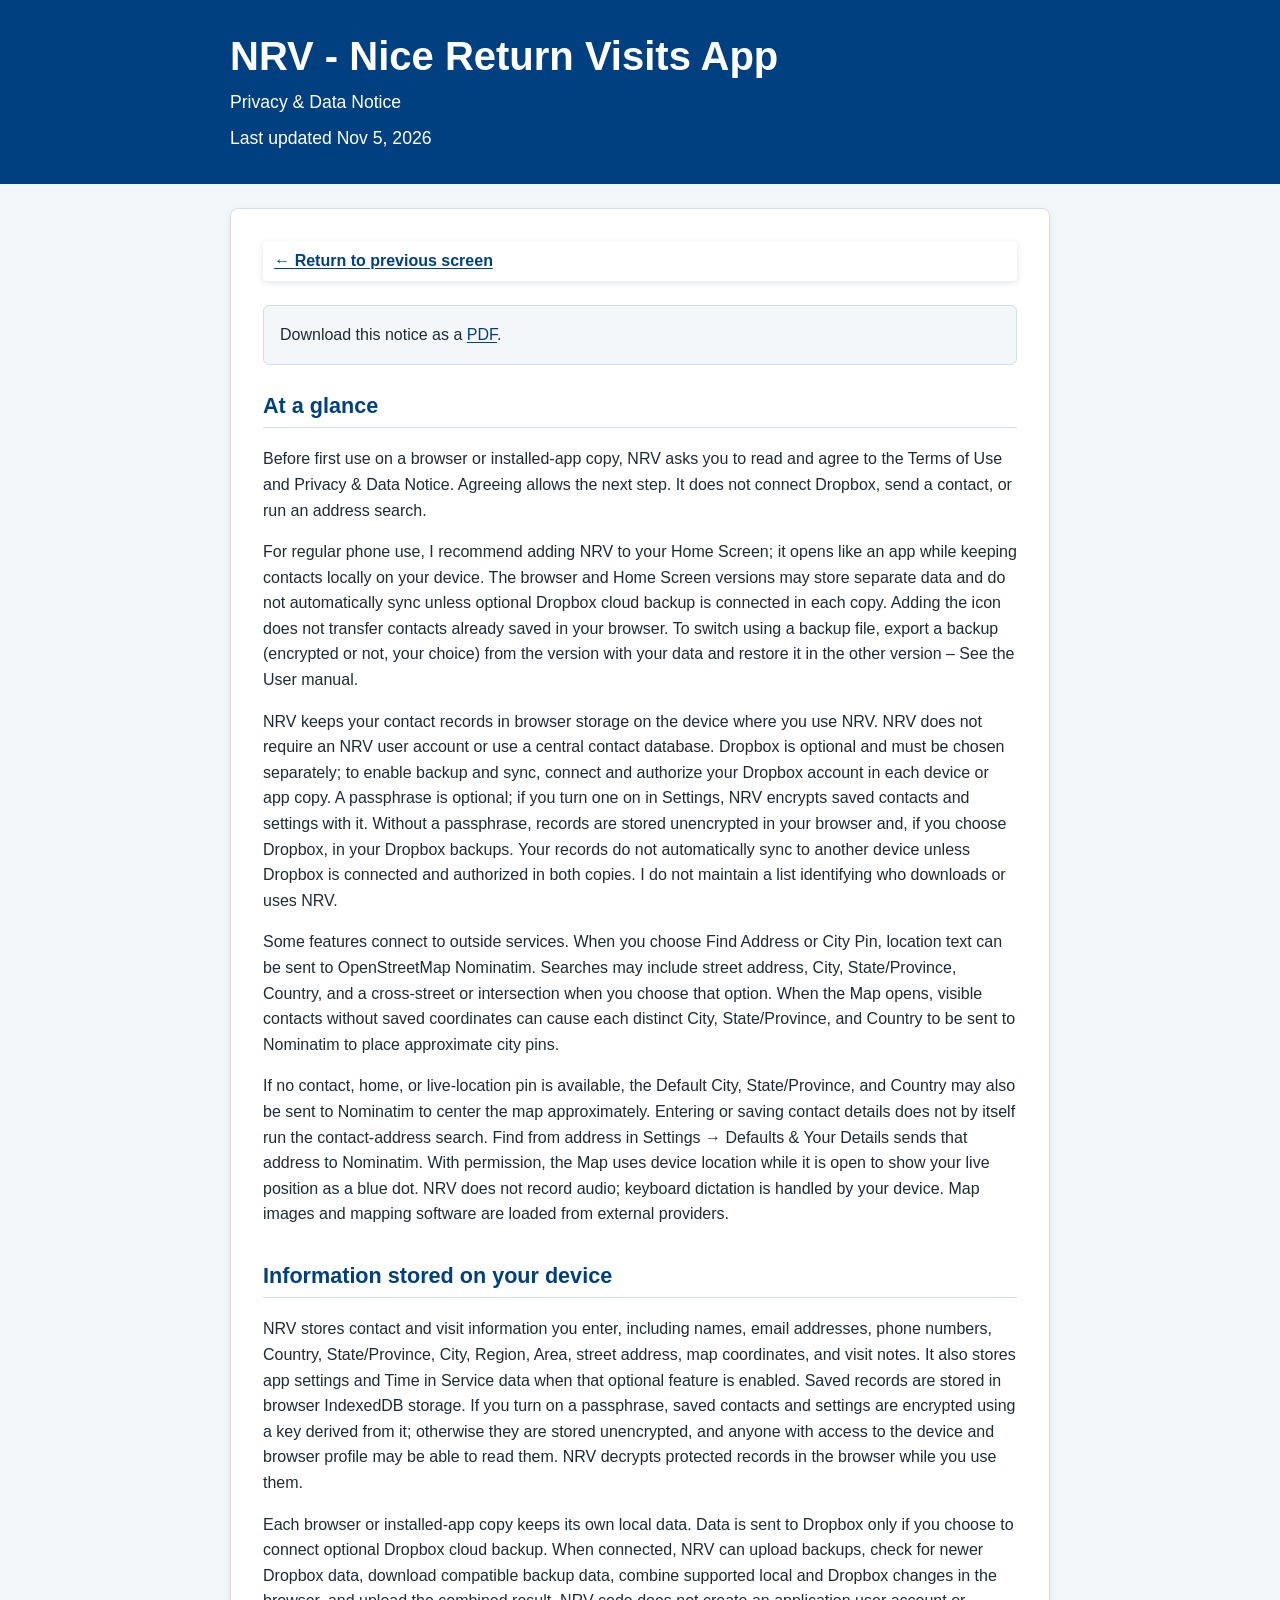
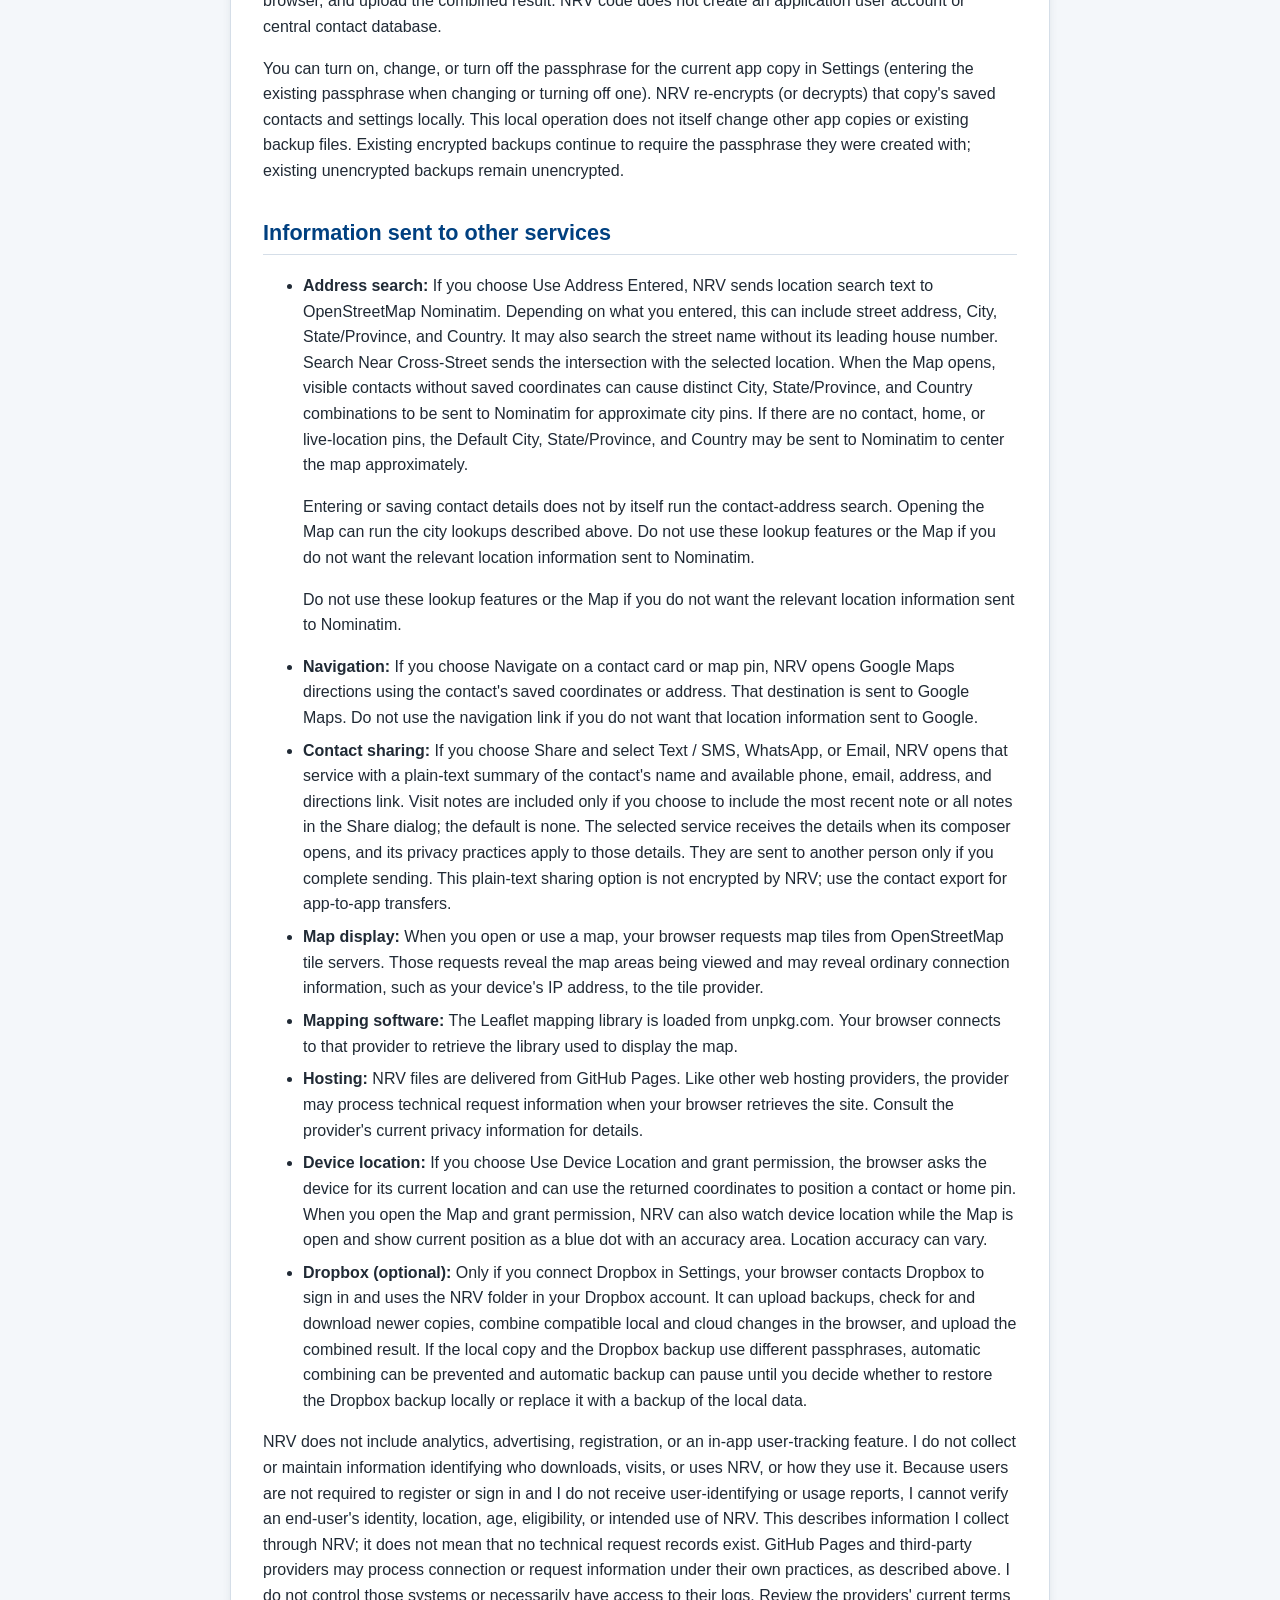
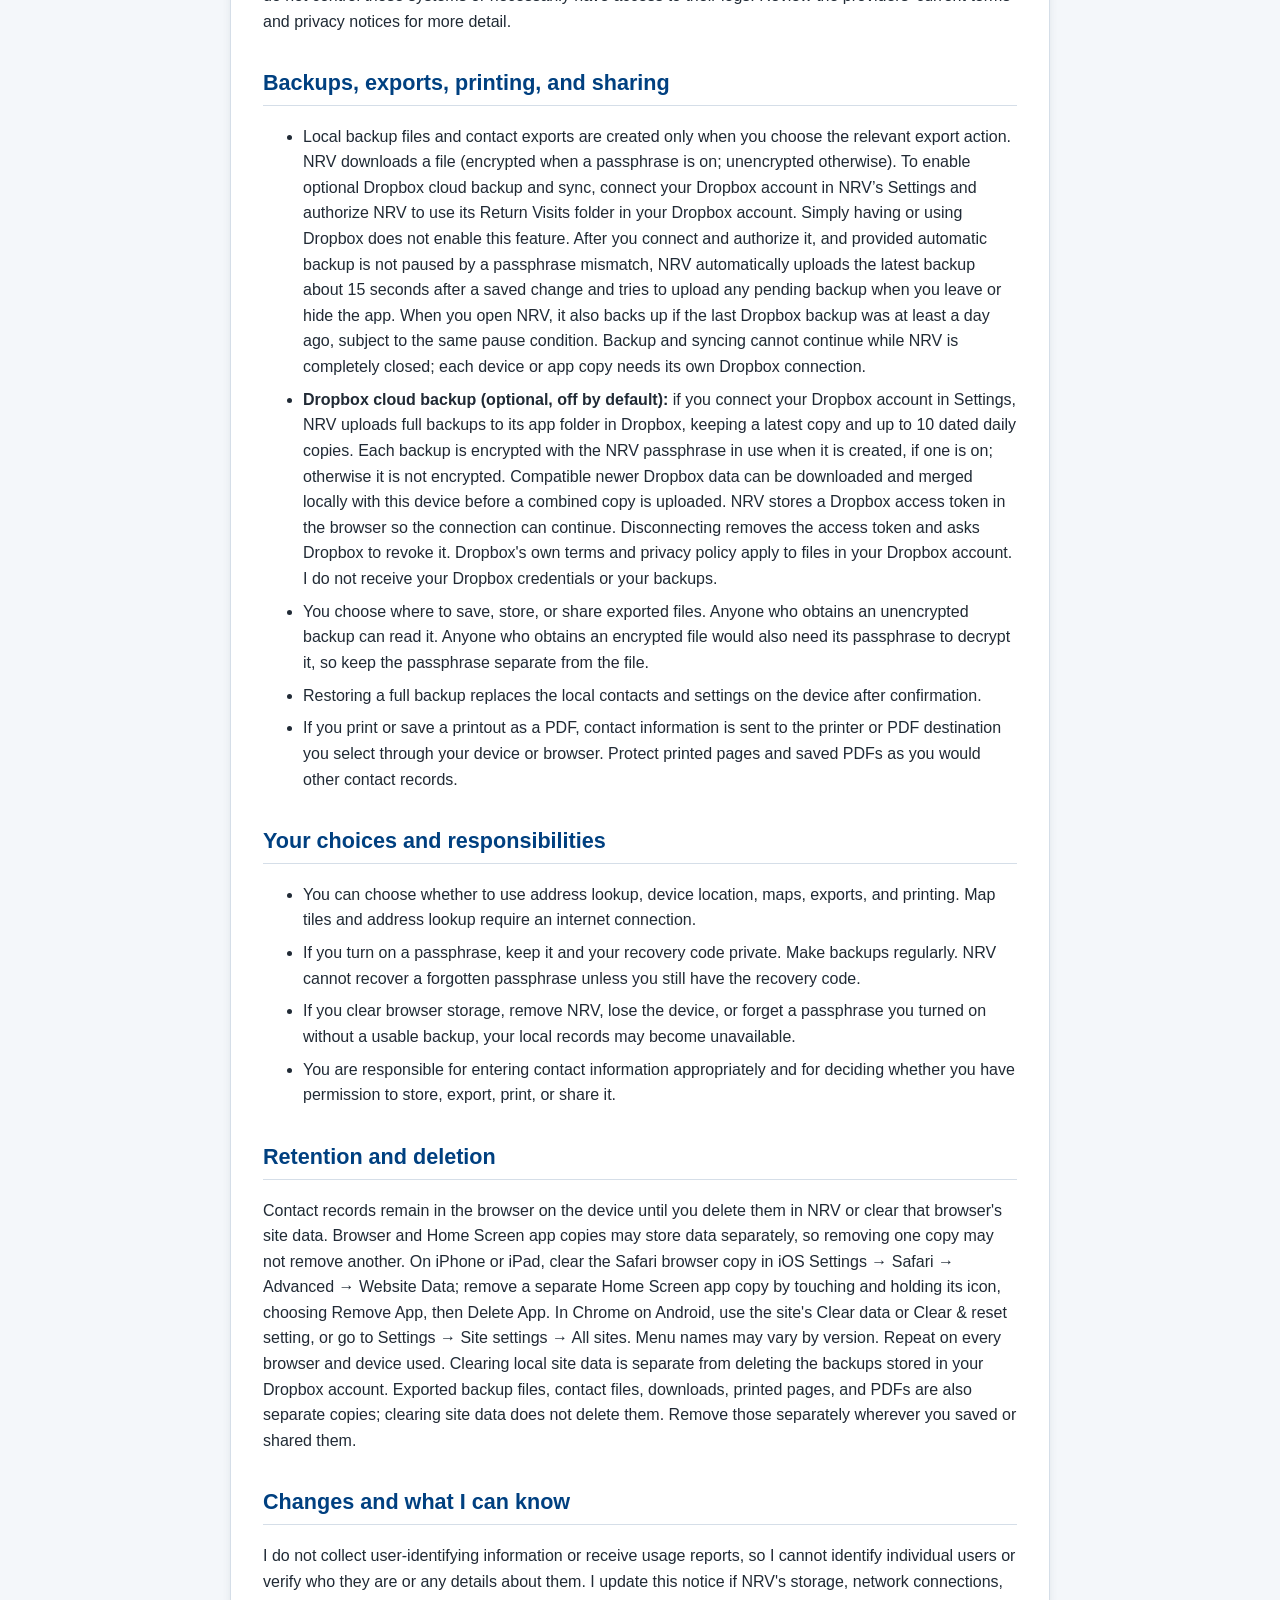
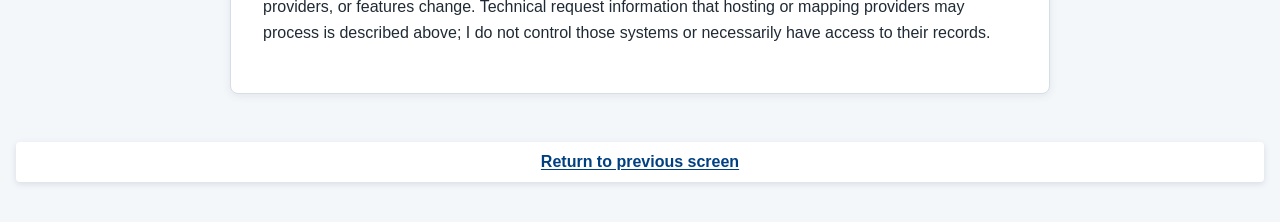
<file: privacy.html>
<!doctype html>
<html lang="en">
  <head>
    <meta charset="utf-8" />
    <meta name="viewport" content="width=device-width, initial-scale=1" />
    <meta
      name="description"
      content="Privacy and data information for Nice Return Visits."
    />
    <title>Nice Return Visits - Privacy &amp; Data Notice</title>
    <style>
      :root {
        color-scheme: light;
        font-family: Arial, Helvetica, sans-serif;
        color: #202a35;
        background: #f4f7fa;
        line-height: 1.6;
      }

      * {
        box-sizing: border-box;
      }

      body {
        margin: 0;
      }

      header {
        padding: 2rem 1rem;
        color: white;
        background: #004080;
      }

      header > div,
      main {
        width: min(100% - 2rem, 820px);
        margin: 0 auto;
      }

      header h1 {
        margin: 0;
        font-size: clamp(1.8rem, 5vw, 2.5rem);
        line-height: 1.2;
      }

      header p {
        margin: 0.5rem 0 0;
        font-size: 1.1rem;
      }

      main {
        margin-top: 1.5rem;
        margin-bottom: 3rem;
        padding: clamp(1rem, 4vw, 2rem);
        background: white;
        border: 1px solid #d5dee8;
        border-radius: 8px;
        box-shadow: 0 2px 8px rgb(20 45 70 / 8%);
      }

      h2 {
        margin-top: 2rem;
        padding-bottom: 0.25rem;
        color: #004080;
        border-bottom: 1px solid #d5dee8;
        font-size: 1.35rem;
      }

      h2:first-of-type {
        margin-top: 0;
      }

      a {
        color: #004080;
        text-underline-offset: 0.15em;
      }

      a:focus-visible {
        outline: 3px solid #d97706;
        outline-offset: 3px;
      }

      .return-to-app {
        display: block;
        position: sticky;
        top: 0;
        z-index: 1;
        width: 100%;
        margin-bottom: 0.5rem;
        padding: 0.45rem 0.7rem;
        border-radius: 4px;
        background: white;
        box-shadow: 0 2px 6px rgb(20 45 70 / 12%);
        font-weight: bold;
      }

      li + li {
        margin-top: 0.45rem;
      }

      .document-link {
        margin: 1.5rem 0;
        padding: 1rem;
        border: 1px solid #d5dee8;
        border-radius: 6px;
        background: #f4f7fa;
      }

      footer {
        padding: 0 1rem 2rem;
        text-align: center;
      }

      @media print {
        :root {
          background: white;
        }

        header {
          padding: 0 0 1rem;
          color: #202a35;
          background: white;
        }

        header > div,
        main {
          width: 100%;
        }

        main {
          margin: 0;
          padding: 0;
          border: 0;
          box-shadow: none;
        }

        .document-link,
        .return-to-app,
        footer {
          display: none;
        }

        a {
          color: inherit;
        }
      }
    </style>
  </head>
  <body>
    <header>
      <div>
        <h1>NRV - Nice Return Visits App</h1>
        <p>Privacy &amp; Data Notice</p>
        <p>Last updated Nov 5, 2026</p>
      </div>
    </header>

    <main>
      <a class="return-to-app" href="./">← Return to previous screen</a>
      <p class="document-link">
        Download this notice as a
        <a href="https://nicereturnvisits.org/assets/docs/NRV-Privacy-Notice.pdf" download>PDF</a>.
      </p>

      <h2>At a glance</h2>
      <p>
        Before first use on a browser or installed-app copy, NRV asks you to
        read and agree to the Terms of Use and Privacy &amp; Data Notice.
        Agreeing allows the next step. It does not connect Dropbox, send a
        contact, or run an address search.
      </p>
      <p>
        For regular phone use, I recommend adding NRV to your Home Screen; it
        opens like an app while keeping contacts locally on your device. The
        browser and Home Screen versions may store separate data and do not
        automatically sync unless optional Dropbox cloud backup is connected
        in each copy. Adding the icon does not transfer contacts already saved
        in your browser. To switch using a backup file, export a backup
        (encrypted or not, your choice) from the version with your data and
        restore it in the other version – See the User manual.
      </p>
      <p>
        NRV keeps your contact records in browser storage on the device where
        you use NRV. NRV does not require an NRV user account or use a central
        contact database. Dropbox is optional and must be chosen separately;
        to enable backup and sync, connect and authorize your Dropbox account
        in each device or app copy. A passphrase is optional; if you turn one
        on in Settings, NRV encrypts saved contacts and settings with it.
        Without a passphrase, records are stored unencrypted in your browser
        and, if you choose Dropbox, in your Dropbox backups. Your records do
        not automatically sync to another device unless Dropbox is connected
        and authorized in both copies. I do not maintain a list identifying
        who downloads or uses NRV.
      </p>
      <p>
        Some features connect to outside services. When you choose Find
        Address or City Pin, location text can be sent to OpenStreetMap
        Nominatim. Searches may include street address, City, State/Province,
        Country, and a cross-street or intersection when you choose that
        option. When the Map opens, visible contacts without saved coordinates
        can cause each distinct City, State/Province, and Country to be sent
        to Nominatim to place approximate city pins.
      </p>
      <p>
        If no contact, home, or live-location pin is available, the Default
        City, State/Province, and Country may also be sent to Nominatim to
        center the map approximately. Entering or saving contact details does
        not by itself run the contact-address search. Find from address in
        Settings → Defaults &amp; Your Details sends that address to Nominatim.
        With permission, the Map uses device location while it is open to show
        your live position as a blue dot. NRV does not record audio; keyboard
        dictation is handled by your device. Map images and mapping software
        are loaded from external providers.
      </p>

      <h2>Information stored on your device</h2>
      <p>
        NRV stores contact and visit information you enter, including names,
        email addresses, phone numbers, Country, State/Province, City, Region,
        Area, street address, map coordinates, and visit notes. It also stores
        app settings and Time in Service data when that optional feature is
        enabled. Saved records are stored in browser IndexedDB storage. If you
        turn on a passphrase, saved contacts and settings are encrypted using
        a key derived from it; otherwise they are stored unencrypted, and
        anyone with access to the device and browser profile may be able to
        read them. NRV decrypts protected records in the browser while you use
        them.
      </p>
      <p>
        Each browser or installed-app copy keeps its own local data. Data is
        sent to Dropbox only if you choose to connect optional Dropbox cloud
        backup. When connected, NRV can upload backups, check for newer
        Dropbox data, download compatible backup data, combine supported
        local and Dropbox changes in the browser, and upload the combined
        result. NRV code does not create an application user account or
        central contact database.
      </p>
      <p>
        You can turn on, change, or turn off the passphrase for the current app
        copy in Settings (entering the existing passphrase when changing or
        turning off one). NRV re-encrypts (or decrypts) that copy's saved
        contacts and settings locally. This local operation does not itself
        change other app copies or existing backup files. Existing encrypted
        backups continue to require the passphrase they were created with;
        existing unencrypted backups remain unencrypted.
      </p>

      <h2>Information sent to other services</h2>
      <ul>
        <li>
          <strong>Address search:</strong> If you choose Use Address Entered,
          NRV sends location search text to OpenStreetMap Nominatim.
          Depending on what you entered, this can include street address,
          City, State/Province, and Country. It may also search the street
          name without its leading house number. Search Near Cross-Street
          sends the intersection with the selected location. When the Map
          opens, visible contacts without saved coordinates can cause
          distinct City, State/Province, and Country combinations to be sent
          to Nominatim for approximate city pins. If there are no contact,
          home, or live-location pins, the Default City, State/Province, and
          Country may be sent to Nominatim to center the map approximately.
          <p>
            Entering or saving contact details does not by itself run the
            contact-address search. Opening the Map can run the city lookups
            described above. Do not use these lookup features or the Map if
            you do not want the relevant location information sent to
            Nominatim.
          </p>
          <p>
            Do not use these lookup features or the Map if you do not want the
            relevant location information sent to Nominatim.
          </p>
        </li>
        <li>
          <strong>Navigation:</strong> If you choose Navigate on a contact
          card or map pin, NRV opens Google Maps directions using the
          contact's saved coordinates or address. That destination is sent to
          Google Maps. Do not use the navigation link if you do not want that
          location information sent to Google.
        </li>
        <li>
          <strong>Contact sharing:</strong> If you choose Share and select
          Text / SMS, WhatsApp, or Email, NRV opens that service with a
          plain-text summary of the contact's name and available phone, email,
          address, and directions link. Visit notes are included only if you
          choose to include the most recent note or all notes in the Share
          dialog; the default is none. The selected service receives the
          details when its composer opens, and its privacy practices apply to
          those details. They are sent to another person only if you complete
          sending. This plain-text sharing option is not encrypted by NRV; use
          the contact export for app-to-app transfers.
        </li>
        <li>
          <strong>Map display:</strong> When you open or use a map, your browser
          requests map tiles from OpenStreetMap tile servers. Those requests
          reveal the map areas being viewed and may reveal ordinary connection
          information, such as your device's IP address, to the tile provider.
        </li>
        <li>
          <strong>Mapping software:</strong> The Leaflet mapping library is
          loaded from unpkg.com. Your browser connects to that provider to
          retrieve the library used to display the map.
        </li>
        <li>
          <strong>Hosting:</strong> NRV files are delivered from GitHub
          Pages. Like other web hosting providers, the provider may process
          technical request information when your browser retrieves the site.
          Consult the provider's current privacy information for details.
        </li>
        <li>
          <strong>Device location:</strong> If you choose Use Device Location
          and grant permission, the browser asks the device for its current
          location and can use the returned coordinates to position a contact
          or home pin. When you open the Map and grant permission, NRV can
          also watch device location while the Map is open and show current
          position as a blue dot with an accuracy area. Location accuracy can
          vary.
        </li>
        <li>
          <strong>Dropbox (optional):</strong> Only if you connect Dropbox in
          Settings, your browser contacts Dropbox to sign in and uses the NRV
          folder in your Dropbox account. It can upload backups, check for and
          download newer copies, combine compatible local and cloud changes
          in the browser, and upload the combined result. If the local copy
          and the Dropbox backup use different passphrases, automatic
          combining can be prevented and automatic backup can pause until you
          decide whether to restore the Dropbox backup locally or replace it
          with a backup of the local data.
        </li>
      </ul>
      <p>
        NRV does not include analytics, advertising, registration, or an
        in-app user-tracking feature. I do not collect or maintain information
        identifying who downloads, visits, or uses NRV, or how they use it.
        Because users are not required to register or sign in and I do not
        receive user-identifying or usage reports, I cannot verify an
        end-user's identity, location, age, eligibility, or intended use of
        NRV. This describes information I collect through NRV; it does not
        mean that no technical request records exist. GitHub Pages and
        third-party providers may process connection or request information
        under their own practices, as described above. I do not control those
        systems or necessarily have access to their logs. Review the providers'
        current terms and privacy notices for more detail.
      </p>

      <h2>Backups, exports, printing, and sharing</h2>
      <ul>
        <li>
          Local backup files and contact exports are created only when you
          choose the relevant export action. NRV downloads a file (encrypted
          when a passphrase is on; unencrypted otherwise). To enable optional
          Dropbox cloud backup and sync, connect your Dropbox account in NRV’s
          Settings and authorize NRV to use its Return Visits folder in your
          Dropbox account. Simply having or using Dropbox does not enable this
          feature. After you connect and authorize it, and provided automatic
          backup is not paused by a passphrase mismatch, NRV automatically
          uploads the latest backup about 15 seconds after a saved change and
          tries to upload any pending backup when you leave or hide the app.
          When you open NRV, it also backs up if the last Dropbox backup was
          at least a day ago, subject to the same pause condition. Backup and
          syncing cannot continue while NRV is completely closed; each device
          or app copy needs its own Dropbox connection.
        </li>
        <li>
          <strong>Dropbox cloud backup (optional, off by default):</strong> if
          you connect your Dropbox account in Settings, NRV uploads full
          backups to its app folder in Dropbox, keeping a latest copy and up
          to 10 dated daily copies. Each backup is encrypted with the NRV
          passphrase in use when it is created, if one is on; otherwise it is
          not encrypted. Compatible newer Dropbox data can be downloaded and
          merged locally with this device before a combined copy is uploaded.
          NRV stores a Dropbox access token in the browser so the connection
          can continue. Disconnecting removes the access token and asks
          Dropbox to revoke it. Dropbox's own terms and privacy policy apply
          to files in your Dropbox account. I do not receive your Dropbox
          credentials or your backups.
        </li>
        <li>
          You choose where to save, store, or share exported files. Anyone who
          obtains an unencrypted backup can read it. Anyone who obtains an
          encrypted file would also need its passphrase to decrypt
          it, so keep the passphrase separate from the file.
        </li>
        <li>
          Restoring a full backup replaces the local contacts and settings on
          the device after confirmation.
        </li>
        <li>
          If you print or save a printout as a PDF, contact information is sent
          to the printer or PDF destination you select through your device or
          browser. Protect printed pages and saved PDFs as you would other
          contact records.
        </li>
      </ul>

      <h2>Your choices and responsibilities</h2>
      <ul>
        <li>
          You can choose whether to use address lookup, device location, maps,
          exports, and printing. Map tiles and address lookup require an
          internet connection.
        </li>
        <li>
          If you turn on a passphrase, keep it and your recovery code private.
          Make backups regularly. NRV cannot recover a forgotten passphrase
          unless you still have the recovery code.
        </li>
        <li>
          If you clear browser storage, remove NRV, lose the device, or forget
          a passphrase you turned on without a usable backup, your local
          records may become unavailable.
        </li>
        <li>
          You are responsible for entering contact information appropriately
          and for deciding whether you have permission to store, export, print,
          or share it.
        </li>
      </ul>

      <h2>Retention and deletion</h2>
      <p>
        Contact records remain in the browser on the device until you delete
        them in NRV or clear that browser's site data. Browser and Home
        Screen app copies may store data separately, so removing one copy may
        not remove another. On iPhone or iPad, clear the Safari browser copy
        in iOS Settings → Safari → Advanced → Website Data; remove a separate
        Home Screen app copy by touching and holding its icon, choosing
        Remove App, then Delete App. In Chrome on Android, use the site's
        Clear data or Clear &amp; reset setting, or go to Settings → Site
        settings → All sites. Menu names may vary by version. Repeat on every
        browser and device used. Clearing local site data is separate from
        deleting the backups stored in your Dropbox account. Exported backup
        files, contact files, downloads, printed pages, and PDFs are also
        separate copies; clearing site data does not delete them. Remove
        those separately wherever you saved or shared them.
      </p>

      <h2>Changes and what I can know</h2>
      <p>
        I do not collect user-identifying information or receive usage reports,
        so I cannot identify individual users or verify who they are or any
        details about them. I update this notice if NRV's storage, network
        connections, providers, or features change. Technical request
        information that hosting or mapping providers may process is described
        above; I do not control those systems or necessarily have access to
        their records.
      </p>
    </main>

    <footer>
      <a class="return-to-app" href="./">Return to previous screen</a>
    </footer>
    <script>
      const privacyReturnLinks = document.querySelectorAll(".return-to-app");
      const privacyReferrer = document.referrer
        ? new URL(document.referrer)
        : null;
      privacyReturnLinks.forEach((link) => {
        if (
          privacyReferrer &&
          privacyReferrer.origin === window.location.origin
        ) {
          link.href = privacyReferrer.href;
          link.addEventListener("click", (event) => {
            if (window.history.length > 1) {
              event.preventDefault();
              window.history.back();
            }
          });
        }
      });
    </script>
  </body>
</html>
</file>
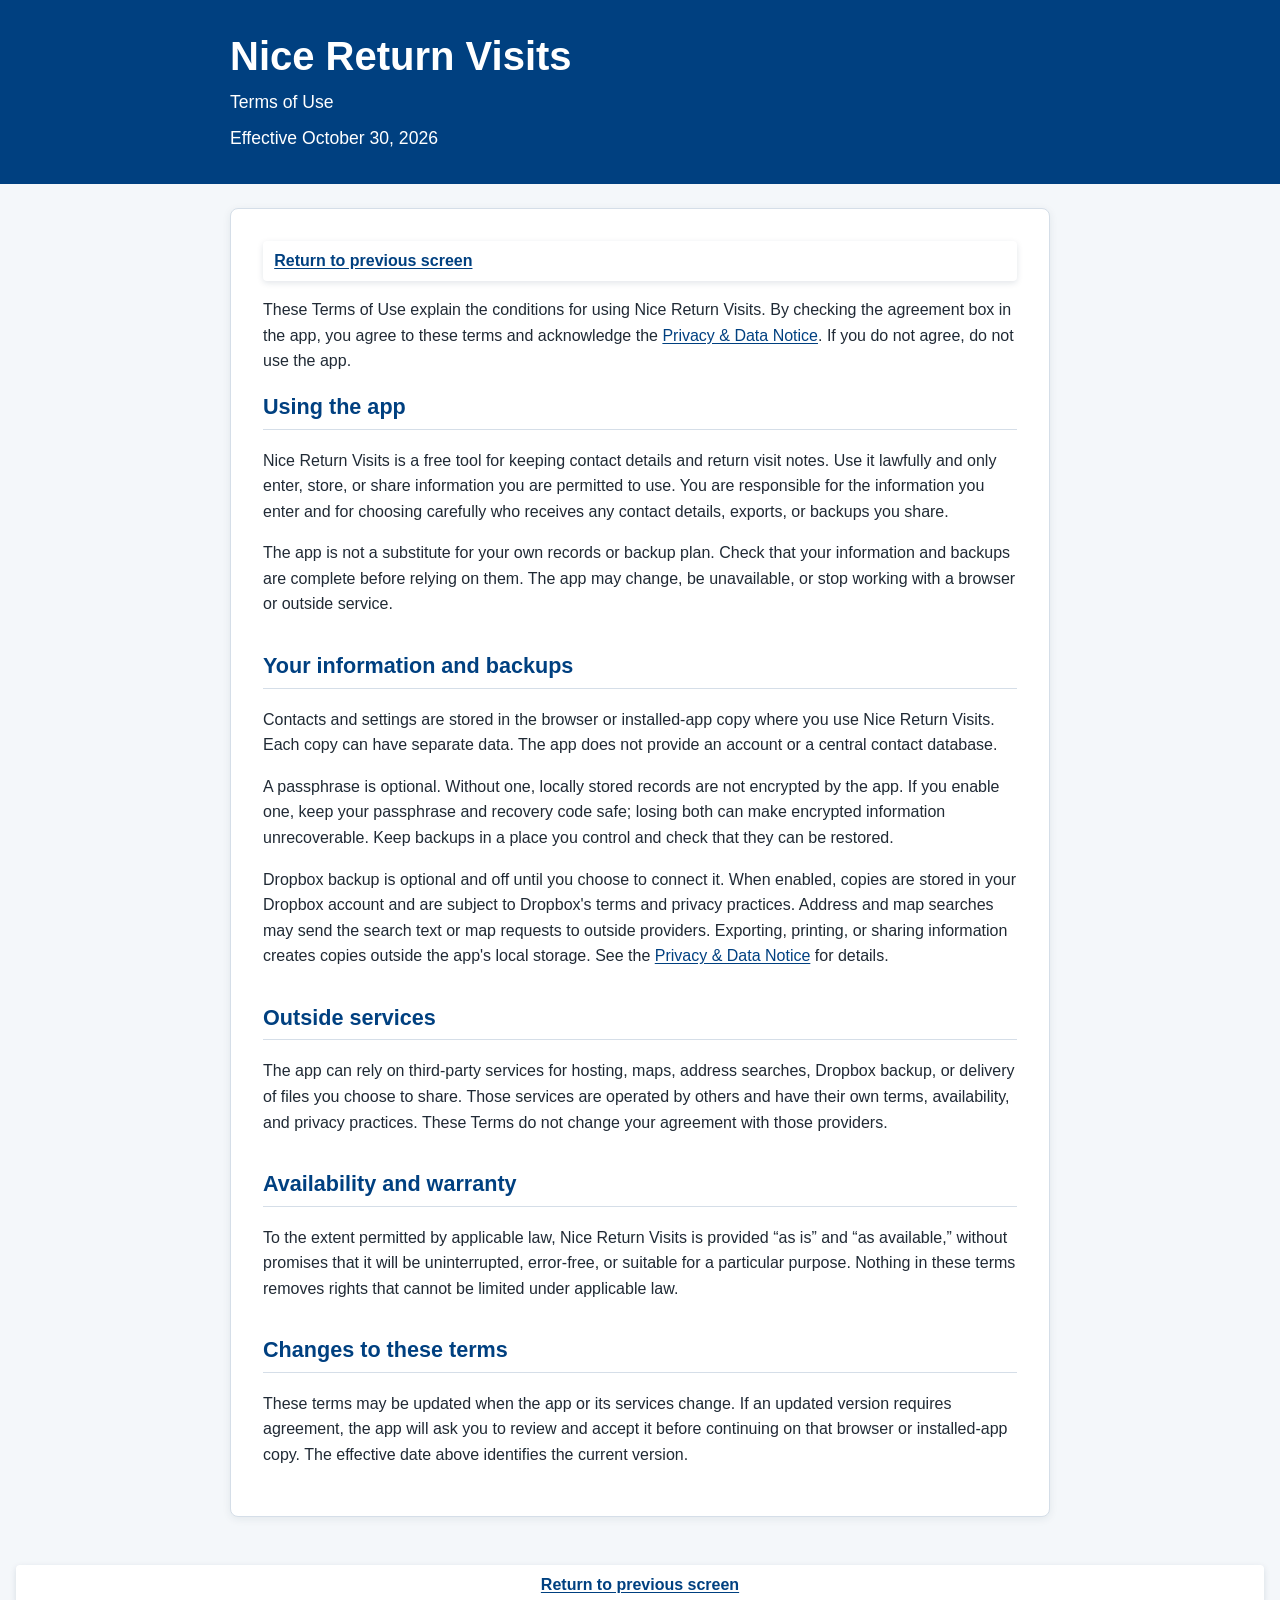
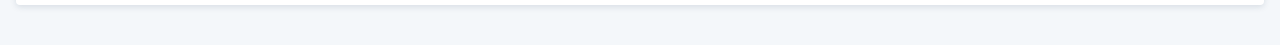
<file: terms.html>
<!doctype html>
<html lang="en">
  <head>
    <meta charset="utf-8" />
    <meta name="viewport" content="width=device-width, initial-scale=1" />
    <meta
      name="description"
      content="Terms for using Nice Return Visits."
    />
    <title>Nice Return Visits - Terms of Use</title>
    <style>
      :root {
        color-scheme: light;
        font-family: Arial, Helvetica, sans-serif;
        color: #202a35;
        background: #f4f7fa;
        line-height: 1.6;
      }

      * {
        box-sizing: border-box;
      }

      body {
        margin: 0;
      }

      header {
        padding: 2rem 1rem;
        color: white;
        background: #004080;
      }

      header > div,
      main {
        width: min(100% - 2rem, 820px);
        margin: 0 auto;
      }

      header h1 {
        margin: 0;
        font-size: clamp(1.8rem, 5vw, 2.5rem);
        line-height: 1.2;
      }

      header p {
        margin: 0.5rem 0 0;
        font-size: 1.1rem;
      }

      main {
        margin-top: 1.5rem;
        margin-bottom: 3rem;
        padding: clamp(1rem, 4vw, 2rem);
        background: white;
        border: 1px solid #d5dee8;
        border-radius: 8px;
        box-shadow: 0 2px 8px rgb(20 45 70 / 8%);
      }

      h2 {
        margin-top: 2rem;
        padding-bottom: 0.25rem;
        color: #004080;
        border-bottom: 1px solid #d5dee8;
        font-size: 1.35rem;
      }

      h2:first-of-type {
        margin-top: 1rem;
      }

      a {
        color: #004080;
        text-underline-offset: 0.15em;
      }

      a:focus-visible {
        outline: 3px solid #d97706;
        outline-offset: 3px;
      }

      .return-to-app {
        display: block;
        position: sticky;
        top: 0;
        z-index: 1;
        width: 100%;
        margin-bottom: 0.5rem;
        padding: 0.45rem 0.7rem;
        border-radius: 4px;
        background: white;
        box-shadow: 0 2px 6px rgb(20 45 70 / 12%);
        font-weight: bold;
      }

      footer {
        padding: 0 1rem 2rem;
        text-align: center;
      }

      @media print {
        :root {
          background: white;
        }

        header {
          padding: 0 0 1rem;
          color: #202a35;
          background: white;
        }

        header > div,
        main {
          width: 100%;
        }

        main {
          margin: 0;
          padding: 0;
          border: 0;
          box-shadow: none;
        }

        .return-to-app,
        footer {
          display: none;
        }
      }
    </style>
  </head>
  <body>
    <header>
      <div>
        <h1>Nice Return Visits</h1>
        <p>Terms of Use</p>
        <p>Effective October 30, 2026</p>
      </div>
    </header>

    <main>
      <a class="return-to-app" href="./">← Return to previous screen</a>
      <p>
        These Terms of Use explain the conditions for using Nice Return Visits.
        By checking the agreement box in the app, you agree to these terms and
        acknowledge the
        <a href="./privacy.html">Privacy &amp; Data Notice</a>. If you do not
        agree, do not use the app.
      </p>

      <h2>Using the app</h2>
      <p>
        Nice Return Visits is a free tool for keeping contact details and return
        visit notes. Use it lawfully and only enter, store, or share information
        you are permitted to use. You are responsible for the information you
        enter and for choosing carefully who receives any contact details,
        exports, or backups you share.
      </p>
      <p>
        The app is not a substitute for your own records or backup plan. Check
        that your information and backups are complete before relying on them.
        The app may change, be unavailable, or stop working with a browser or
        outside service.
      </p>

      <h2>Your information and backups</h2>
      <p>
        Contacts and settings are stored in the browser or installed-app copy
        where you use Nice Return Visits. Each copy can have separate data. The app
        does not provide an account or a central contact database.
      </p>
      <p>
        A passphrase is optional. Without one, locally stored records are not
        encrypted by the app. If you enable one, keep your passphrase and
        recovery code safe; losing both can make encrypted information
        unrecoverable. Keep backups in a place you control and check that they
        can be restored.
      </p>
      <p>
        Dropbox backup is optional and off until you choose to connect it.
        When enabled, copies are stored in your Dropbox account and are subject
        to Dropbox's terms and privacy practices. Address and map searches may
        send the search text or map requests to outside providers. Exporting,
        printing, or sharing information creates copies outside the app's local
        storage. See the
        <a href="./privacy.html">Privacy &amp; Data Notice</a> for details.
      </p>

      <h2>Outside services</h2>
      <p>
        The app can rely on third-party services for hosting, maps, address
        searches, Dropbox backup, or delivery of files you choose to share.
        Those services are operated by others and have their own terms,
        availability, and privacy practices. These Terms do not change your
        agreement with those providers.
      </p>

      <h2>Availability and warranty</h2>
      <p>
        To the extent permitted by applicable law, Nice Return Visits is provided
        “as is” and “as available,” without promises that it will be
        uninterrupted, error-free, or suitable for a particular purpose.
        Nothing in these terms removes rights that cannot be limited under
        applicable law.
      </p>

      <h2>Changes to these terms</h2>
      <p>
        These terms may be updated when the app or its services change. If an
        updated version requires agreement, the app will ask you to review and
        accept it before continuing on that browser or installed-app copy.
        The effective date above identifies the current version.
      </p>
    </main>

    <footer>
      <a class="return-to-app" href="./">Return to previous screen</a>
    </footer>
    <script>
      const termsReturnLinks = document.querySelectorAll(".return-to-app");
      const termsReferrer = document.referrer
        ? new URL(document.referrer)
        : null;
      termsReturnLinks.forEach((link) => {
        if (termsReferrer && termsReferrer.origin === window.location.origin) {
          link.href = termsReferrer.href;
          link.addEventListener("click", (event) => {
            if (window.history.length > 1) {
              event.preventDefault();
              window.history.back();
            }
          });
        } else {
          link.textContent = "Return to previous screen";
        }
      });
    </script>
  </body>
</html>
</file>
